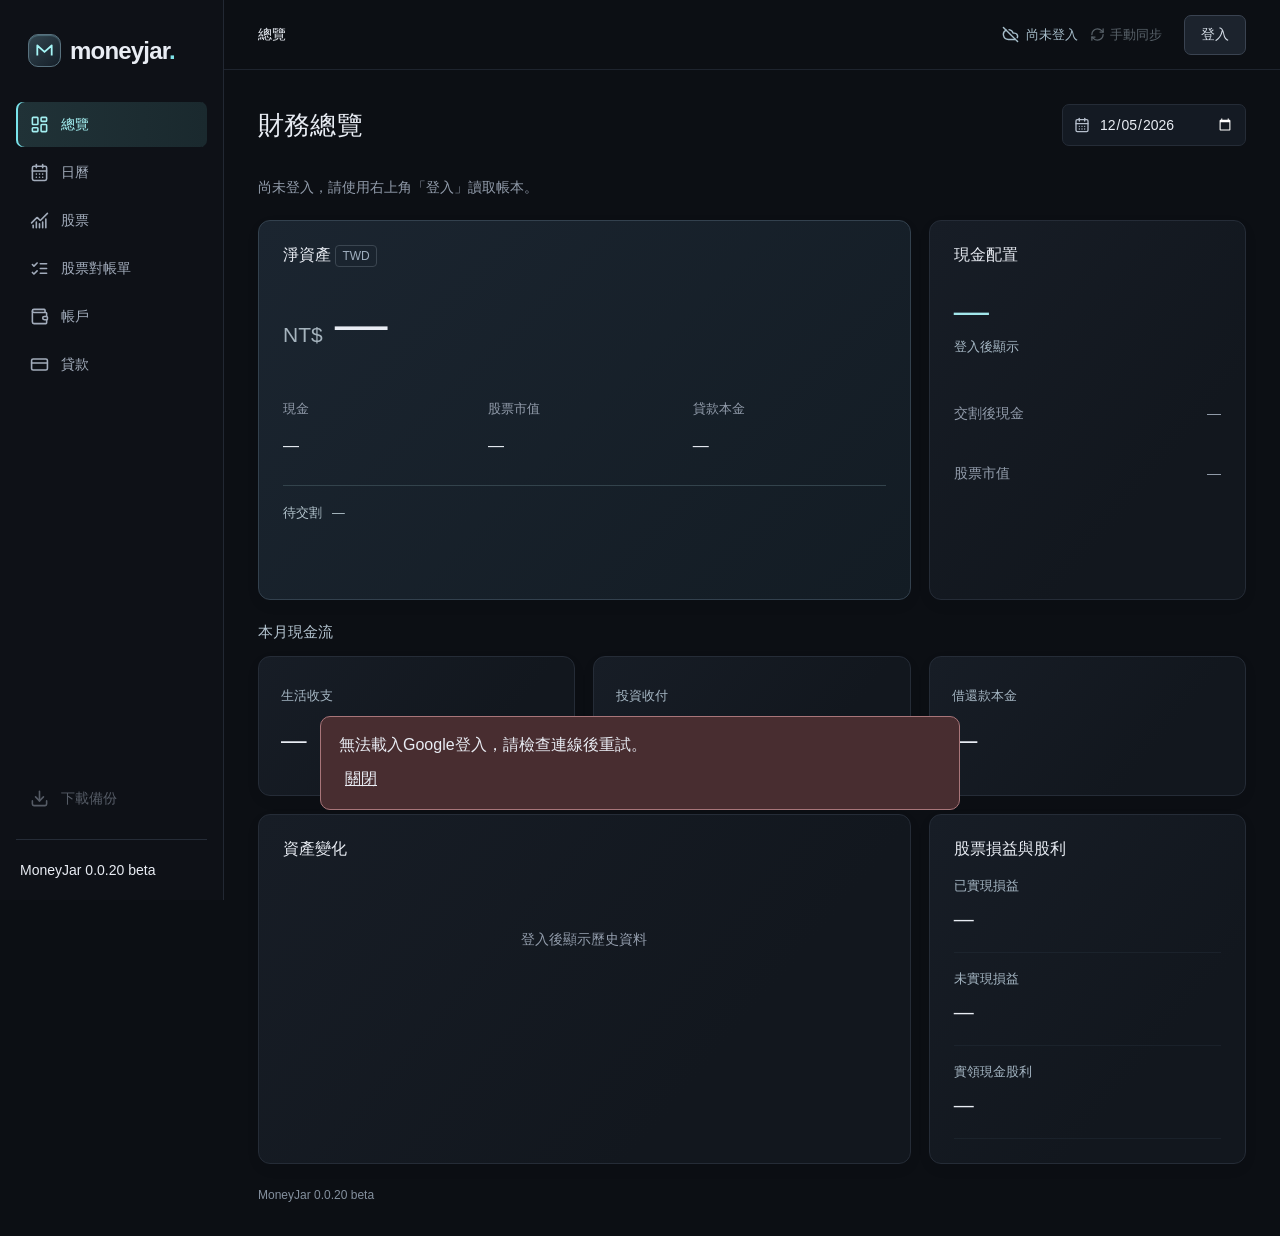
<file: index.html>
<!doctype html>
<html lang="zh-Hant">
  <head>
    <meta charset="UTF-8" />
    <meta name="viewport" content="width=device-width, initial-scale=1.0" />
    <meta name="theme-color" content="#0c0f14" />
    <meta name="description" content="MoneyJar Google Drive 帳本：帳戶、股票、收支、貸款與備份。" />
    <link rel="icon" type="image/svg+xml" href="./favicon.svg" />
    <title>MoneyJar · 財務總覽</title>
    <script type="module" crossorigin src="./assets/index-DOWNJQqA.js"></script>
    <link rel="stylesheet" crossorigin href="./assets/index-BNFiwL_u.css">
  </head>
  <body><div id="root"></div></body>
</html>
</file>
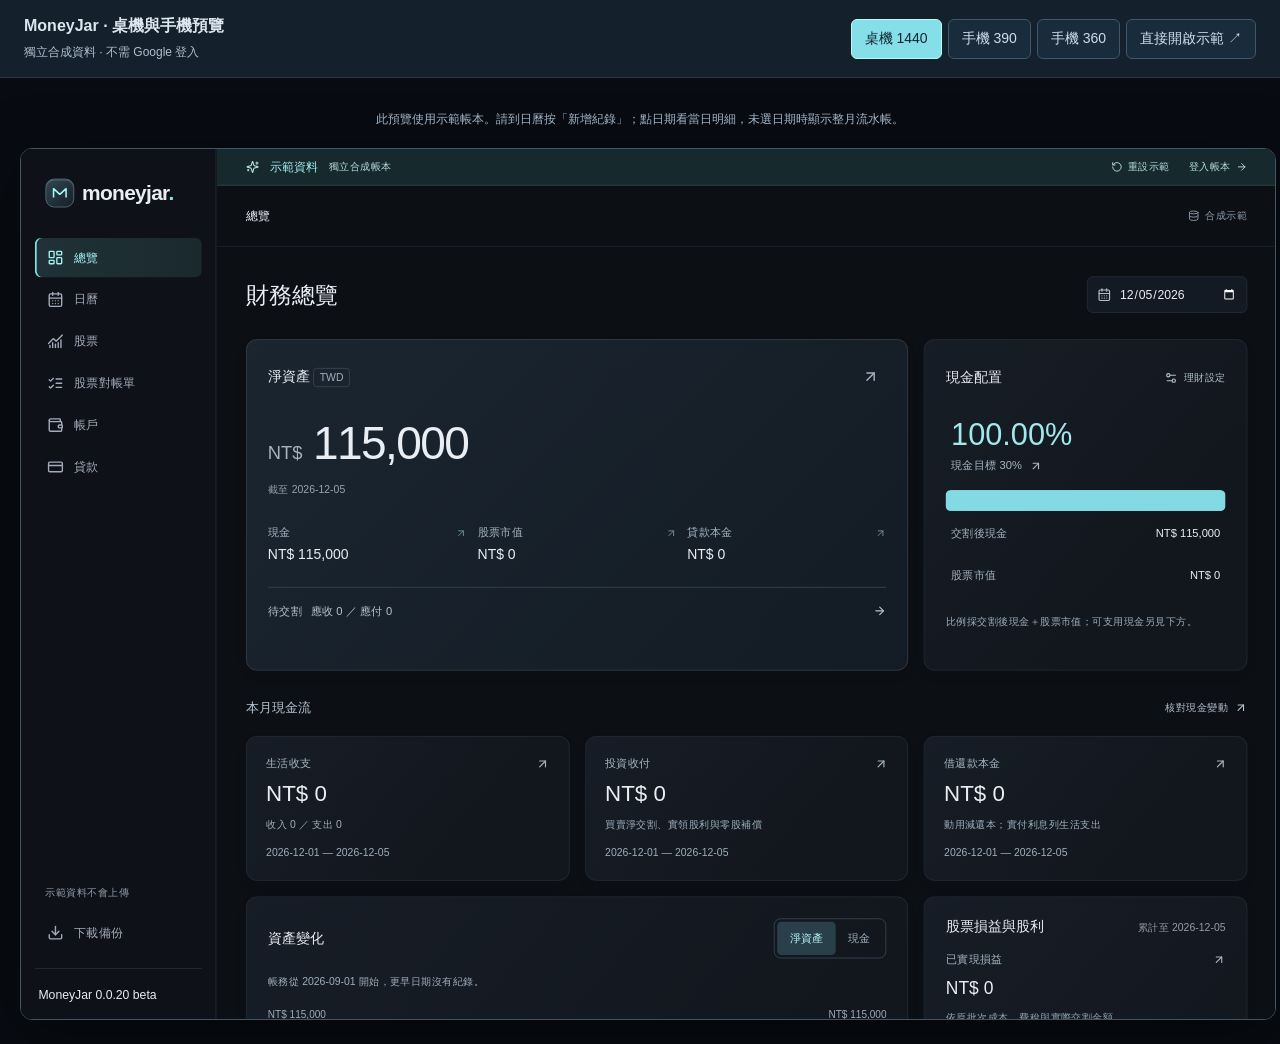
<file: preview.html>
<!doctype html>
<html lang="zh-Hant"><head><meta charset="UTF-8"><meta name="viewport" content="width=device-width,initial-scale=1"><title>MoneyJar · 桌機與手機預覽</title><link rel="icon" href="./favicon.svg"><style>
:root{color-scheme:dark;font-family:-apple-system,BlinkMacSystemFont,'PingFang TC',sans-serif;background:#080c12;color:#dce6ef}*{box-sizing:border-box}body{margin:0}header{padding:16px 24px;display:flex;align-items:center;justify-content:space-between;gap:18px;flex-wrap:wrap;border-bottom:1px solid #2a3947;background:#14212c}h1{font-size:16px;margin:0;font-weight:600}p{font-size:12px;color:#afbecd;margin:7px 0 0}nav{display:flex;gap:6px;align-items:center;flex-wrap:wrap}button,a{font:inherit;font-size:14px;border:1px solid #435568;color:#d0dde9;background:#182c3c;padding:10px 13px;border-radius:6px;cursor:pointer;text-decoration:none}button[aria-pressed=true]{background:#85dfe8;color:#102531;border-color:#bcf8f8}button:focus-visible,a:focus-visible{outline:2px solid #a5fbff;outline-offset:3px}main{padding:24px 20px}.frame-wrap{margin:auto;border:1px solid #405666;overflow:hidden;border-radius:12px;background:#0c0f14;box-shadow:0 15px 60px #0008}iframe{display:block;border:0;transform-origin:top left;background:#0c0f14}.hint{text-align:center;font-size:12px;line-height:1.8;margin-bottom:17px;color:#a1b4c6}@media(max-width:600px){header{padding:15px}main{padding:18px 8px}button,a{font-size:12px;padding:10px}h1{font-size:14px}}
</style></head><body><header><div><h1>MoneyJar · 桌機與手機預覽</h1><p>獨立合成資料 · 不需 Google 登入</p></div><nav aria-label="預覽尺寸"><button type="button" data-width="1440" aria-pressed="true">桌機 1440</button><button type="button" data-width="390" aria-pressed="false">手機 390</button><button type="button" data-width="360" aria-pressed="false">手機 360</button><a href="./#/demo">直接開啟示範 ↗</a></nav></header><main><p class="hint">此預覽使用示範帳本。請到日曆按「新增紀錄」；點日期看當日明細，未選日期時顯示整月流水帳。</p><div class="frame-wrap"><iframe src="./#/demo" title="MoneyJar 可互動示範" allow="" loading="eager"></iframe></div></main><script>
const frame=document.querySelector('iframe'),wrap=document.querySelector('.frame-wrap');let width=1440;
function resize(){const scale=Math.min(1,(document.querySelector('main').clientWidth-24)/width);const height=width===1440?1000:844;frame.style.width=width+'px';frame.style.height=height+'px';frame.style.transform='scale('+scale+')';wrap.style.width=width*scale+'px';wrap.style.height=height*scale+'px'}
document.querySelectorAll('[data-width]').forEach(button=>button.addEventListener('click',()=>{width=Number(button.dataset.width);document.querySelectorAll('[data-width]').forEach(item=>item.setAttribute('aria-pressed',String(item===button)));resize()}));new ResizeObserver(resize).observe(document.querySelector('main'));resize();
</script></body></html>
</file>
<file: assets/index-BNFiwL_u.css>
:root{font-family:Inter,-apple-system,BlinkMacSystemFont,PingFang TC,Noto Sans TC,sans-serif;color:#e9edf4;background:#0c0f14;font-synthesis:none;text-rendering:optimizeLegibility;-webkit-font-smoothing:antialiased;color-scheme:dark;font-size:16px;--bg:#0c0f14;--panel:#12171e;--line:#252c37;--muted:#929cab;--cyan:#7fe3e9;--text:#e9edf4}*{box-sizing:border-box}body{margin:0}button,input,select{font:inherit}button,a,input,select{-webkit-tap-highlight-color:transparent}button,a{touch-action:manipulation}button{cursor:pointer}button{color:inherit}a{color:inherit;text-decoration:none}button:disabled{cursor:not-allowed;opacity:.48}button:focus-visible,a:focus-visible,input:focus-visible,select:focus-visible{outline:2px solid var(--cyan);outline-offset:4px}button{border:0;background:none}svg{flex-shrink:0}h1,h2,h3,p{margin:0}h2{font-size:1rem;font-weight:600}h3{font-size:.9375rem;font-weight:600}small{font-size:.875rem}strong{font-weight:600}input,select,button{min-width:0}button:hover:not(:disabled){filter:brightness(1.1)}.app-shell{min-height:100vh}.sidebar{position:fixed;inset:0 auto 0 0;width:224px;background:#0e1117;border-right:1px solid #222833;display:flex;flex-direction:column;padding:34px 16px 0;z-index:30}.brand{display:flex;align-items:center;gap:9px;padding:0 12px;font-size:1.5rem;font-weight:650;letter-spacing:-.8px}.brand-period{color:var(--cyan)}.brand-mark{display:grid;place-items:center;width:33px;height:33px;background:linear-gradient(140deg,#334650,#151f29);border:1px solid #58717e;border-radius:10px;box-shadow:inset 0 1px 1px #91d4e34f}.brand-mark svg{width:23px;fill:none;stroke:#a5f5f6;stroke-width:2.5;stroke-linejoin:round}.book-label{display:flex;align-items:center;gap:9px;margin:37px 2px 32px;padding:12px 9px;border:1px solid var(--line);border-radius:9px}.book-avatar{width:31px;height:33px;display:grid;place-items:center;border:1px solid #4c6270;border-radius:6px;color:#adc6d5;background:#293640;font-size:.875rem}.book-label>div{flex:1}.book-label strong{font-size:.875rem;display:block}.book-label div>span{font-size:.75rem;color:var(--muted);display:block;margin-top:4px}.book-label>svg{color:var(--muted)}.nav-heading{font-size:.75rem;color:#828e9f;padding:0 14px;margin-bottom:12px;letter-spacing:1px}.nav-item{display:flex;align-items:center;gap:12px;width:100%;padding:13px 14px;margin:3px 0;border-radius:7px;color:#a2acbb;font-size:.875rem;white-space:nowrap;text-align:left;min-height:45px}.nav-item.active{color:#a3eff1;background:linear-gradient(90deg,#203237,#1a292e);box-shadow:inset 2px 0 #79e3eb}.nav-item:hover{background:#1a202a}.nav-soon{margin-left:auto;font-size:.75rem;color:#828c9a}.sidebar-bottom{margin-top:auto;padding-top:80px}.local-card{border:1px solid var(--line);background:linear-gradient(140deg,#1b222b,#12171e);border-radius:10px;padding:16px 12px;margin-bottom:14px}.local-card>svg{vertical-align:middle;margin-right:8px;color:#a2b6c1}.local-card strong{font-size:.875rem}.local-card p{font-size:.75rem;line-height:1.7;color:var(--muted);margin-top:8px}.sidebar-footer{margin:18px 0 0;padding:22px 4px;border-top:1px solid var(--line);display:flex;align-items:center;gap:10px;font-size:.875rem}.user-avatar{width:34px;height:34px;display:grid;place-items:center;background:#252c37;border-radius:50%;font-size:.75rem;letter-spacing:1px}.sidebar-footer small{display:block;color:var(--muted);font-size:.75rem;margin-top:4px}.workspace{margin-left:224px}.mode-banner{background:#16292d;border-bottom:1px solid #29444a;color:#b5dce1;padding:9px 34px;display:flex;align-items:center;justify-content:space-between;gap:15px;font-size:.75rem;min-height:39px}.mode-banner>div{display:flex;align-items:center;gap:12px}.mode-banner strong{font-size:.875rem;color:#a4edf0;white-space:nowrap}.mode-banner a,.mode-banner button{display:inline-flex;align-items:center;gap:6px;padding:3px 0;font-size:.75rem;white-space:nowrap}.mode-banner>div:last-child{gap:22px}.empty-banner{background:#1b202d;color:#b6bed2;border-color:#30364a}.topbar{height:70px;display:flex;align-items:center;gap:18px;border-bottom:1px solid #1e242e;padding:0 34px}.breadcrumb{display:flex;align-items:center;gap:12px;font-size:.875rem}.desktop-crumb{display:flex;align-items:center;gap:12px;color:var(--muted)}.breadcrumb strong{font-weight:500}.mobile-brand{display:none}.local-status{display:flex;align-items:center;gap:7px;color:#8d99aa;font-size:.75rem;margin-left:auto}.icon-button{width:36px;height:36px;display:inline-flex;align-items:center;justify-content:center;border-radius:7px;color:#a5b0c0;flex-shrink:0}.icon-button:hover{background:#ffffff0a}.main-content{padding:34px;max-width:1536px;margin:auto}.page-heading{display:flex;justify-content:space-between;align-items:center;gap:20px;margin-bottom:30px}.eyebrow{font-size:.75rem;letter-spacing:1.6px;color:#82919e;font-weight:500}.page-heading h1{font-size:1.75rem;font-weight:550;letter-spacing:.2px;margin-top:10px}.accent-dot{color:var(--cyan);padding-left:2px}.page-heading p{color:#929cab;font-size:.875rem;margin-top:10px;line-height:1.6}.heading-actions{display:flex;gap:12px;align-items:center}.primary,.secondary,.danger-button{display:inline-flex;align-items:center;justify-content:center;gap:8px;border-radius:7px;min-height:42px;padding:10px 16px;font-size:.875rem;font-weight:600;white-space:nowrap}.primary{background:linear-gradient(145deg,#a0eff0,#72d7e2);color:#092229;border:1px solid #acfcfa;box-shadow:inset 0 1px #e0fffe80,0 4px 18px #4bc9d012}.secondary{border:1px solid #3a4351;background:#1c232d;color:#d4dce6}.period-select{border:1px solid var(--line);border-radius:7px;display:flex;align-items:center;gap:8px;padding:0 11px;height:42px;background:#141a23;color:#b5becc}.period-select select{border:0;background:none;appearance:none;color:#d4dce6;font-size:.875rem;cursor:pointer;padding:9px 0}.dashboard-grid{display:grid;grid-template-columns:repeat(6,minmax(0,1fr));gap:18px}.panel{background:linear-gradient(130deg,#171d26,#12171e 70%);border:1px solid var(--line);border-radius:12px;min-width:0;box-shadow:0 5px 16px #0000000a}.panel-top{display:flex;align-items:center;justify-content:space-between;gap:12px;position:relative;z-index:1}.panel-label{font-size:.9375rem;display:flex;align-items:center;gap:9px}.small-tag{border:1px solid #3b4651;border-radius:4px;padding:3px 6px;font-size:.75rem;color:#9faebe;font-weight:400;white-space:nowrap}.subtle{font-size:.75rem;color:var(--muted)}.net-panel{grid-column:span 4;padding:22px 26px 20px;position:relative;overflow:hidden;background:radial-gradient(ellipse at 90% 0,#17303980,transparent 55%),linear-gradient(135deg,#191f2a,#121920);border-color:#33414e}.net-number{font-size:3.3rem;font-weight:500;letter-spacing:-1.8px;font-variant-numeric:tabular-nums;line-height:1.3;margin:10px 0 8px;position:relative;z-index:1}.net-number>span:first-child{font-size:1.3125rem;color:#a5b3bd;letter-spacing:0;margin-right:12px;font-weight:400}.net-meta{display:flex;align-items:center;gap:12px;font-size:.75rem;color:#95a5b1;position:relative}.quiet-chip{background:#7497a014;padding:4px 7px;color:#b6c8cf;border-radius:4px}.aurora{position:absolute;right:-70px;top:-70px;width:440px;height:260px;border-radius:50%;background:conic-gradient(from 100deg,transparent 0deg,#94e6ed16 70deg,#3fd7cd16 115deg,transparent 145deg,#bad9fe15 200deg,transparent 290deg);filter:blur(16px);transform:rotate(-20deg);animation:aurora-flow 16s ease-in-out infinite alternate;pointer-events:none}.aurora:after{content:"";position:absolute;inset:50px 5px;border-top:1px solid #c2feff65;border-radius:50%;transform:rotate(-20deg);box-shadow:0 -12px 45px #83dce527}.chart-wrap{position:relative;margin:27px 0 16px;padding-left:45px}.wealth-chart{width:100%;height:143px;display:block;color:#63798634;overflow:visible}.chart-line,.chart-area{transition:d .55s ease}.chart-line{stroke-dasharray:1;stroke-dashoffset:0;animation:chart-reveal 1.1s .1s both}.wealth-chart circle{transition:cy .55s}.chart-scale{position:absolute;left:0;top:9px;bottom:40px;display:flex;flex-direction:column;justify-content:space-between;font-size:.75rem;color:#8b9ca8}.chart-months{display:flex;justify-content:space-between;color:#91a1ae;font-size:.75rem;margin-top:8px}.chart-note{text-align:right;font-size:.75rem;color:#8598a7;margin-top:10px}.net-bottom{display:flex;gap:0;border-top:1px solid #36414c70;padding-top:16px}.net-bottom>span{color:#9cabb7;font-size:.75rem;flex:1}.net-bottom>span+span{border-left:1px solid #36414c80;padding-left:24px}.net-bottom strong{display:block;color:#d5dfe7;font-size:.9375rem;margin-top:7px;font-variant-numeric:tabular-nums;font-weight:500}.allocation-panel{grid-column:span 2;padding:25px 23px 18px}.allocation-ring{width:190px;height:190px;border-radius:50%;margin:21px auto 17px;background:conic-gradient(from -90deg,#7fe3e9 0deg var(--cash-angle),#354857 var(--cash-angle) 358deg,#12171e 358deg 360deg);display:grid;place-items:center;box-shadow:0 0 32px #83c3dd08;position:relative;transition:filter .3s}.allocation-ring:after{content:"";position:absolute;inset:11px;border:1px solid #668b9b40;border-radius:50%;pointer-events:none}.allocation-ring>div{width:157px;height:157px;border-radius:50%;background:radial-gradient(ellipse at top,#202c38,#141a23 75%);display:flex;align-items:center;justify-content:center;flex-direction:column;box-shadow:0 0 0 1px #101720,inset 0 0 18px #0a1019}.allocation-ring span{color:#a0abb7;font-size:.75rem}.allocation-ring strong{font-size:1.875rem;font-variant-numeric:tabular-nums;font-weight:500;margin:6px 0}.allocation-ring small{color:#8c9ca9;font-size:.75rem}.allocation-ring[data-asset=cash]{filter:drop-shadow(0 0 8px #7fe3e927)}.asset-legend{display:flex;flex-direction:column;gap:3px}.asset-legend button{display:flex;align-items:center;gap:9px;text-align:left;width:100%;padding:9px 7px;border-radius:6px;font-size:.875rem;color:#aab7c4}.asset-legend button.selected{background:#88a9bc0a}.asset-legend strong{margin-left:auto;font-size:.875rem;font-weight:500;color:#dde3eb}.legend-dot{width:7px;height:7px;border-radius:2px}.property-dot{background:#68879b}.cash-dot{background:#7fe3e9}.stock-dot{background:#6b658c}.stat-card{grid-column:span 2;padding:20px;text-align:left;display:grid;grid-template-columns:auto 1fr;align-content:start;gap:14px 10px;transition:border-color .2s,transform .2s}.stat-card:hover{border-color:#506a78;transform:translateY(-2px)}.stat-icon{width:33px;height:33px;border:1px solid #38505b;background:#24323b;border-radius:8px;display:inline-flex;align-items:center;justify-content:center;color:#b1dce2;flex-shrink:0}.stat-icon.violet{color:#c5c2f1;border-color:#4b475e;background:#2b283e}.stat-title{display:flex;align-items:center;justify-content:space-between;font-size:.875rem;color:#b1bac7;gap:5px}.stat-title svg{color:#738594}.stat-card>strong{grid-column:1/-1;font-size:1.65rem;font-weight:500;letter-spacing:-.45px;font-variant-numeric:tabular-nums}.positive{color:#a2e8d5}.stat-foot{display:flex;align-items:center;justify-content:space-between;gap:8px;grid-column:1/-1;font-size:.75rem;color:#98a4b4;line-height:1.5}.stat-foot>span{font-size:.75rem;color:#8693a3}.tiny-tag{border:1px solid #3a444e;border-radius:3px;padding:1px 3px;white-space:nowrap}.activity-panel{grid-column:span 3;padding:24px 22px 12px}.activity-panel .panel-top>div{display:flex;align-items:baseline;gap:12px}.text-button{color:#b3c4cf;display:inline-flex;align-items:center;gap:7px;font-size:.75rem;padding:5px 0;white-space:nowrap}.activity-list{margin-top:18px}.activity-row{display:flex;align-items:center;gap:12px;width:100%;padding:16px 0;text-align:left;border-top:1px solid #252d3760}.activity-row:first-child{border-top:0}.activity-icon{width:35px;height:35px;background:#222a35;border:1px solid #313d4b;border-radius:50%;display:grid;place-items:center;color:#aebdd0}.activity-icon.income{background:#1e322f;color:#a0dccc;border-color:#334d48}.activity-icon.interest{color:#c4b89c;background:#302e27;border-color:#444137}.activity-name{min-width:0}.activity-name strong,.activity-name small,.activity-amount strong,.activity-amount small{display:block}.activity-name strong{font-size:.875rem;font-weight:500}.activity-name small{color:#939fae;font-size:.75rem;margin-top:6px}.activity-amount{margin-left:auto;text-align:right;font-variant-numeric:tabular-nums}.activity-amount strong{font-size:.875rem;font-weight:500}.activity-amount small{font-size:.75rem;color:#929fae;margin-top:6px}.loan-panel{grid-column:span 3;padding:24px 22px}.loan-title{display:flex;gap:11px;align-items:center;margin-top:23px}.loan-title>div{flex:1}.loan-title strong{font-size:.875rem;font-weight:500}.loan-title small{font-size:.75rem;display:block;color:#94a2b2;margin-top:7px;letter-spacing:.15px}.loan-values{display:flex;justify-content:space-between;margin:23px 0 17px}.loan-values>span{font-size:.75rem;color:#9daab8}.loan-values>span:last-child{text-align:right}.loan-values strong{display:block;font-weight:500;font-size:1.8rem;color:#d9e4ed;margin-top:7px;font-variant-numeric:tabular-nums}.loan-values small{font-size:.75rem;color:#9caeba;margin-left:6px}.loan-bar{height:5px;border-radius:4px;background:#293440;overflow:hidden}.loan-bar>div{height:100%;border-radius:4px;background:linear-gradient(90deg,#658b9d,#a1ced8);transition:width .6s}.loan-meta{display:flex;justify-content:space-between;font-size:.75rem;color:#91a1ae;margin-top:9px;gap:8px}.loan-note{display:flex;align-items:flex-start;gap:8px;color:#9eacb9;font-size:.75rem;line-height:1.8;padding-top:19px}.loan-note svg{margin-top:2px}.outlook-strip{grid-column:1/-1;display:flex;align-items:center;gap:12px;border:1px solid #272e3a;border-radius:9px;background:linear-gradient(100deg,#181d28,#10151c);padding:17px 22px}.outlook-icon{display:grid;place-items:center;width:32px;height:32px;border-radius:8px;background:#282c3e;color:#acb9d9}.outlook-strip>div{display:flex;align-items:center;gap:20px;flex:1}.outlook-strip strong{font-size:.875rem;font-weight:500}.outlook-strip>div>span{font-size:.75rem;color:#99a3b3}.page-footer{display:flex;justify-content:space-between;gap:12px;color:#84909e;font-size:.75rem;margin-top:24px}.page-footer>span{display:flex;align-items:center;gap:8px}.page-footer i{height:3px;width:3px;background:#657582;border-radius:50%}.mobile-nav{display:none}.empty-intro{display:flex;align-items:center;gap:15px;border:1px solid #394154;background:linear-gradient(115deg,#202536,#17232e);padding:23px;border-radius:12px;margin-bottom:20px}.intro-icon{display:grid;place-items:center;width:44px;height:44px;color:#adc6e1}.empty-intro>div{flex:1}.empty-intro strong{font-size:1rem;font-weight:500}.empty-intro p{font-size:.875rem;color:#a5b0c2;line-height:1.8;margin-top:6px}.ring-empty{background:#2b3541}.chart-empty{height:215px;display:flex;align-items:center;justify-content:center;gap:15px;flex-direction:column;color:#93a6b5;font-size:.875rem;position:relative;text-align:center}.chart-empty>div{height:1px;background:linear-gradient(90deg,transparent,#68879575,transparent);width:90%;margin-top:18px}.section-empty{min-height:235px;display:flex;align-items:center;justify-content:center;flex-direction:column;text-align:center;gap:12px;color:#9baabc}.section-empty strong{font-size:.9375rem;font-weight:500;color:#c6d0df}.section-empty p{font-size:.875rem}.modal{width:min(540px,calc(100% - 36px));max-height:calc(100dvh - 64px);background:linear-gradient(135deg,#1b222e,#131a23);border:1px solid #465563;border-radius:15px;padding:26px;color:var(--text);box-shadow:0 40px 100px #000a;overflow:auto;animation:modal-in .24s ease-out;scrollbar-width:thin;scrollbar-color:#526575 transparent}.modal::backdrop{background:#040a13bd;-webkit-backdrop-filter:blur(7px);backdrop-filter:blur(7px)}body:has(dialog[open]){overflow:hidden}.modal-wide{width:min(690px,calc(100% - 36px))}.modal-head{display:flex;align-items:center;justify-content:space-between;gap:20px;margin-bottom:22px}.modal-head h2{font-size:1.375rem;font-weight:500;margin-top:9px}.modal-copy{font-size:.9375rem;line-height:1.85;color:#b6c1cf;margin-bottom:22px}.new-options{display:flex;flex-direction:column;gap:9px}.new-options button{border:1px solid #343f4e;background:#202b38;display:flex;align-items:center;gap:15px;padding:17px;border-radius:9px;text-align:left}.new-options button:first-child{border-color:#648f99;color:#b1f0f2;background:linear-gradient(130deg,#29434b,#21313d)}.new-options button>span{flex:1;font-size:.9375rem}.new-options strong{display:block;font-size:1rem}.new-options small{display:block;font-size:.875rem;font-weight:400;color:#b0c2cb;margin-top:5px}.new-options button:disabled small{font-size:.75rem}.detail-rows{margin:25px 0}.detail-rows>div{display:flex;align-items:baseline;justify-content:space-between;gap:18px;padding:16px 0;border-top:1px solid #343e4a;font-size:.875rem;line-height:1.6}.detail-rows dt{color:#a9b6c5}.detail-rows dd{margin:0;text-align:right;font-variant-numeric:tabular-nums}.detail-footer{display:flex;align-items:center;justify-content:space-between;gap:12px}.detail-footer>span{color:#a3b2c0;font-size:.75rem}.dialog-actions{display:flex;justify-content:flex-end;gap:12px}.form-banner{display:flex;align-items:flex-start;gap:9px;color:#b9dbe0;background:#22384070;border:1px solid #45616b80;border-radius:7px;padding:12px;font-size:.875rem;line-height:1.65;margin-bottom:25px}.form-banner svg{margin-top:2px}.stock-form{display:flex;flex-direction:column;gap:17px}.form-step{display:flex;align-items:center;gap:10px;margin-top:6px}.form-step>span:first-child{font-size:.75rem;color:#8ac8d0;border:1px solid #466470;border-radius:5px;padding:4px 5px;font-variant-numeric:tabular-nums}.form-step .subtle{margin-left:auto}.field-grid{display:grid;grid-template-columns:1fr 1fr;gap:16px}.stock-form label{display:flex;flex-direction:column;gap:9px;font-size:.875rem;color:#c1cad7}.stock-form input:not([type=checkbox]),.stock-form select{width:100%;border:1px solid #3a4656;border-radius:6px;background:#111925;color:#e1e7f0;min-height:44px;padding:11px 12px;font-size:1rem;box-shadow:inset 0 1px 3px #030a1360}.stock-form input::placeholder{color:#7f8ea1}.input-icon{position:relative}.input-icon>svg{position:absolute;left:12px;top:14px;color:#99acbe}.input-icon input{padding-left:37px!important}.inline-hint{font-size:.875rem;line-height:1.7;color:#a2b5c5}.badge{display:inline-block;padding:2px 6px;font-size:.75rem;border:1px solid #557f86;color:#a0dbe1;border-radius:3px;margin-right:5px}.stock-form label.check-label{flex-direction:row;align-items:center;font-size:.875rem;gap:8px}.check-label input{width:17px;height:17px;accent-color:#85e6ed;margin:0}.field-help{font-size:.75rem;line-height:1.8;color:#94a8b9;margin-top:-5px}.field-help a{color:var(--cyan);margin-left:8px}.quantity-input{display:flex}.quantity-input input{border-radius:6px 0 0 6px!important}.quantity-input select{width:75px;border-left:0;border-radius:0 6px 6px 0}.trade-summary{padding:17px;border:1px solid #3f5866;background:#20313e70;border-radius:9px;display:flex;align-items:center;gap:18px;color:#aed1da}.trade-summary>div{flex:1;min-width:0}.trade-summary>div>span{font-size:.75rem;color:#a6b9c9;display:block}.trade-summary strong{display:block;font-size:1.375rem;font-variant-numeric:tabular-nums;margin-top:9px;overflow-wrap:anywhere;font-weight:500}.trade-summary>span{font-size:.75rem;display:flex;align-items:center;gap:5px}.form-footer{display:flex;flex-direction:column;gap:12px;border-top:1px solid #303c4c;padding-top:20px;margin-top:3px}.form-footer>span{font-size:.75rem;color:#a5b3c3}.form-footer>div{display:flex;justify-content:flex-end;gap:12px}.error-message{border:1px solid #a2626680;background:#3b242c;color:#ffb5bc;font-size:.875rem;line-height:1.8;border-radius:7px;padding:13px;overflow-wrap:anywhere;margin-bottom:15px}.error-message button{display:block;text-decoration:underline;margin-top:8px}.discard-prompt{background:#3b3030;border:1px solid #775354;border-radius:8px;padding:15px;font-size:.875rem}.discard-prompt p{margin-bottom:12px}.danger-button{background:#674146;color:#ffd3d5;margin-left:10px}.draft-list{border-top:1px solid #38495a;margin-top:14px;padding:19px 0 4px}.draft-list h3{font-size:.875rem;color:#a9cbd2}.draft-list h3 span{font-size:.75rem;margin-left:6px;background:#344b58;padding:2px 5px;border-radius:3px}.draft-row{display:flex;align-items:center;justify-content:space-between;width:100%;text-align:left;gap:10px;padding:15px 0;animation:row-in .4s ease-out}.draft-row>span:first-child{min-width:0}.draft-row strong{font-size:.875rem;display:block;overflow-wrap:anywhere}.draft-row small{font-size:.75rem;color:#97aabc;display:block;margin-top:7px}.draft-row>span:last-child{display:flex;align-items:center;gap:4px;flex-shrink:0;font-size:.75rem;color:#b2d0d6}.toast{position:fixed;bottom:25px;left:50%;transform:translate(-50%);display:flex;align-items:center;gap:10px;max-width:calc(100vw - 30px);padding:10px 12px 10px 18px;border:1px solid #5e969a;background:#223b40;box-shadow:0 8px 50px #0009;border-radius:10px;color:#cfefef;z-index:80;font-size:.875rem;animation:modal-in .2s ease-out}.toast>span{min-width:0}.settings-block{border-top:1px solid #354252;padding:20px 0 0;margin-top:20px}.settings-block p{font-size:.875rem;line-height:1.8;color:#aebccc;margin:10px 0}.segmented{display:flex;padding:4px;background:#0d1520;border:1px solid #39475b;border-radius:8px;gap:4px;margin-top:15px}.segmented button{flex:1;padding:10px;border-radius:5px;font-size:.875rem;color:#97aabd}.segmented button[aria-pressed=true]{background:#2b4651;color:#cbf2f6}.settings-links{display:grid;grid-template-columns:1fr 1fr;gap:15px;margin-top:14px}.entrance{animation:panel-in .6s both}.entrance:nth-child(2){animation-delay:.08s}.entrance:nth-child(3){animation-delay:.13s}.entrance:nth-child(4){animation-delay:.18s}.entrance:nth-child(5){animation-delay:.22s}.entrance:nth-child(6){animation-delay:.26s}.entrance:nth-child(7){animation-delay:.3s}@keyframes panel-in{0%{opacity:0;transform:translateY(12px)}to{opacity:1;transform:translateY(0)}}@keyframes chart-reveal{0%{stroke-dashoffset:1}to{stroke-dashoffset:0}}@keyframes aurora-flow{0%{transform:translate3d(-15px,10px,0) rotate(-20deg);opacity:.55}to{transform:translate3d(25px,-5px,0) rotate(20deg);opacity:1}}@keyframes modal-in{0%{opacity:0;translate:0 12px}to{opacity:1;translate:0 0}}@keyframes row-in{0%{opacity:0;transform:translateY(-8px);background:#39617155}to{opacity:1;transform:translateY(0);background:transparent}}[data-motion=low] .aurora{animation:none;opacity:.65}[data-paused=true] *{animation-play-state:paused!important}[data-motion=off] *,[data-motion=off] *:after{animation:none!important;transition:none!important;scroll-behavior:auto!important}@media(min-width:1500px){.main-content{padding:42px}.page-heading{margin-bottom:34px}.dashboard-grid{gap:22px}.net-panel{padding:25px 30px}.wealth-chart{height:160px}}@media(max-width:1200px){.sidebar{width:196px;padding-left:10px;padding-right:10px}.workspace{margin-left:196px}.brand{font-size:1.3rem}.main-content{padding:25px}.topbar,.mode-banner{padding-left:25px;padding-right:25px}.page-heading{align-items:flex-start;flex-direction:column;gap:18px}.heading-actions{align-self:flex-end;margin-top:-4px}.page-heading h1{font-size:1.75rem}.stat-card{padding:17px 14px}.stat-card>strong{font-size:1.375rem}.stat-foot{flex-wrap:wrap}.allocation-panel{padding-left:15px;padding-right:15px}.allocation-ring{width:166px;height:166px;margin-top:30px;margin-bottom:30px}.allocation-ring>div{width:136px;height:136px}.activity-panel,.loan-panel{padding:20px 17px}.activity-panel .panel-top>div{display:block}.activity-panel .panel-top .subtle{display:block;margin-top:7px}.outlook-strip>div{display:block}.outlook-strip>div>span{display:block;margin-top:7px}}@media(max-width:950px){.sidebar{width:182px}.workspace{margin-left:182px}.nav-item{padding:12px 10px;font-size:.875rem;gap:9px}.nav-soon{display:none}.mode-banner{align-items:flex-start}.mode-banner>div:first-child{flex-wrap:wrap;gap:7px}.mode-banner>div:first-child>span{flex-basis:100%;font-size:.75rem}.mode-banner>div:last-child{gap:10px}.main-content{padding:22px}.dashboard-grid{gap:14px}.net-panel{grid-column:span 6}.allocation-panel{grid-column:span 6;display:grid;grid-template-columns:1fr 1fr;align-items:center;gap:0 30px;padding:22px}.allocation-panel .panel-top{grid-column:1/-1}.allocation-ring{margin:20px auto 0}.asset-legend{margin-top:20px}.stat-card{grid-column:span 2}.stat-card>strong{font-size:1.125rem}.stat-card .stat-icon{display:none}.stat-title{grid-column:1/-1;font-size:.75rem}.activity-panel,.loan-panel{grid-column:span 6}.activity-panel .panel-top>div{display:flex;align-items:center}.activity-panel .panel-top .subtle{margin-top:0}.page-footer{flex-direction:column}.local-status{font-size:.75rem}}@media(max-width:700px){.sidebar{display:none}.workspace{margin-left:0}.mode-banner{padding:9px 16px;gap:10px;min-height:62px;position:sticky;top:0;z-index:35;-webkit-backdrop-filter:blur(15px);backdrop-filter:blur(15px);background:#14282eef}.mode-banner>div:first-child{gap:5px}.mode-banner>div:first-child>span{font-size:.75rem;line-height:1.5;max-width:190px}.mode-banner strong{font-size:.75rem}.mode-banner>div:last-child{flex-direction:column;gap:5px;align-items:flex-end}.mode-banner button,.mode-banner a{font-size:.75rem;min-height:23px}.mode-banner svg{width:13px}.topbar{height:62px;padding:0 18px;gap:8px}.desktop-crumb{display:none}.mobile-brand{display:block;font-size:1.125rem;letter-spacing:-.6px;color:#dfeaf1;font-weight:600}.breadcrumb{gap:13px}.breadcrumb strong{font-size:.75rem;border-left:1px solid #364350;padding-left:13px}.local-status{margin-left:auto;font-size:.75rem;max-width:95px;line-height:1.6;gap:4px}.local-status svg{display:none}.topbar>.icon-button{width:24px}.main-content{padding:27px 16px 96px}.page-heading{gap:20px;margin-bottom:20px}.eyebrow{font-size:.75rem;letter-spacing:1.3px}.page-heading h1{font-size:1.45rem;margin-top:9px;letter-spacing:0}.page-heading p{font-size:.75rem;margin-top:9px}.heading-actions{align-self:stretch;justify-content:space-between;margin:0}.period-select{height:40px}.period-select select{font-size:.75rem}.heading-actions>.primary{height:40px;min-height:40px;padding:8px 17px;font-size:.875rem}.dashboard-grid{gap:14px}.net-panel{padding:18px 18px 19px}.panel-label{font-size:.875rem}.net-panel>.panel-top>.icon-button{height:25px;width:27px}.net-number{font-size:2.65rem;margin:13px 0 9px;letter-spacing:-1.7px}.net-number>span:first-child{font-size:1rem;margin-right:10px}.net-meta{font-size:.75rem;gap:10px}.chart-wrap{margin-top:22px;padding-left:36px}.wealth-chart{height:119px}.chart-scale{font-size:.75rem;bottom:39px}.chart-months,.chart-note{font-size:.75rem}.net-bottom{padding-top:15px}.net-bottom>span{font-size:.75rem}.net-bottom>span+span{padding-left:16px}.net-bottom strong{font-size:.875rem}.allocation-panel{padding:19px 18px;gap:0 15px}.allocation-panel .panel-top{grid-column:1/-1}.allocation-panel h2{font-size:.875rem}.allocation-ring{width:139px;height:139px;margin-top:16px}.allocation-ring>div{width:113px;height:113px}.allocation-ring strong{font-size:1.5rem;margin:4px 0}.allocation-ring span,.allocation-ring small{font-size:.75rem}.allocation-ring:after{inset:8px}.asset-legend{margin-top:13px}.asset-legend button{padding:10px 0;gap:6px;font-size:.75rem}.asset-legend strong{font-size:.75rem}.asset-legend svg{width:12px}.legend-dot{width:6px;height:6px}.stat-card{grid-column:span 6;padding:17px 18px;grid-template-columns:auto 1fr auto;gap:7px 11px;align-items:center}.stat-card .stat-icon{display:inline-flex;grid-row:span 2;width:34px;height:34px}.stat-title{grid-column:2;grid-row:1;font-size:.875rem;justify-content:flex-start}.stat-title svg{display:none}.stat-card>strong{grid-column:3;grid-row:1;font-size:1.25rem;letter-spacing:-.3px;text-align:right}.stat-foot{grid-column:2/-1;grid-row:2;font-size:.75rem;flex-wrap:nowrap}.stat-foot>span{font-size:.75rem}.stat-card:hover{transform:none}.activity-panel,.loan-panel{padding:21px 18px 14px}.activity-panel .panel-top>div{display:block}.activity-panel .panel-top .subtle{display:block;margin-top:7px;font-size:.75rem}.activity-panel h2,.loan-panel h2{font-size:.875rem}.activity-list{margin-top:6px}.activity-row{padding:16px 0;gap:10px}.activity-name strong{font-size:.875rem}.activity-name small{font-size:.75rem}.activity-amount strong{font-size:.875rem}.loan-panel{padding-bottom:20px}.loan-title{margin-top:22px}.loan-title strong{font-size:.875rem}.loan-values{margin-top:22px}.outlook-strip{padding:17px 14px;gap:10px;flex-wrap:wrap}.outlook-strip strong{font-size:.75rem}.outlook-strip>div>span{font-size:.75rem}.outlook-strip .text-button{font-size:.75rem}.outlook-icon{width:28px;height:30px}.page-footer{font-size:.75rem;line-height:1.6;margin-top:22px}.mobile-nav{position:fixed;bottom:0;left:0;right:0;display:flex;justify-content:space-around;padding:10px 5px max(10px,env(safe-area-inset-bottom));height:auto;min-height:70px;border-top:1px solid #33414d;background:#111b24f5;-webkit-backdrop-filter:blur(16px);backdrop-filter:blur(16px);z-index:40;box-shadow:0 -5px 35px #0002}.mobile-nav>button{display:flex;flex-direction:column;align-items:center;justify-content:center;gap:5px;min-width:52px;min-height:48px;font-size:.75rem;color:#a3afbf}.mobile-nav>.active{color:#a8e7ee}.mobile-nav>.mobile-add{color:#90eaf1}.mobile-add>svg{background:#28454e;border:1px solid #5a8792;border-radius:7px;width:29px;height:27px;padding:3px}.empty-intro{padding:17px;flex-wrap:wrap;gap:8px}.intro-icon{width:30px}.empty-intro>div{flex-basis:calc(100% - 40px)}.empty-intro strong{font-size:.875rem}.empty-intro p{font-size:.75rem}.empty-intro a{margin-top:8px;width:100%}.chart-empty{height:190px;font-size:.75rem;line-height:1.8}.modal,.modal-wide{width:100%;max-width:100%;max-height:calc(100dvh - 22px);margin:auto 0 0;border-radius:17px 17px 0 0;border-left:0;border-right:0;border-bottom:0;padding:23px 19px max(24px,env(safe-area-inset-bottom));overscroll-behavior:contain}.modal-head{margin-bottom:20px}.modal-head h2{font-size:1.25rem}.modal-copy{font-size:.9375rem}.field-grid{gap:14px}.stock-form label{font-size:.875rem}.stock-form input:not([type=checkbox]),.stock-form select{padding:11px 9px;font-size:1rem}.form-step .subtle{font-size:.75rem}.form-step h3{font-size:.875rem}.form-banner{font-size:.75rem}.form-footer>div{display:grid;grid-template-columns:1fr 2fr;gap:10px}.form-footer .primary,.form-footer .secondary{font-size:.875rem;padding:12px}.trade-summary{padding:14px;gap:8px}.trade-summary strong{font-size:1.1875rem}.trade-summary>span{font-size:.75rem}.trade-summary>svg{width:16px}.quantity-input select{width:63px}.detail-rows>div{font-size:.875rem;gap:12px;flex-wrap:wrap}.detail-rows dd{margin-left:auto}.detail-footer>span{font-size:.75rem}.toast{bottom:84px;left:16px;right:16px;transform:none;max-width:none;font-size:.875rem;padding-left:12px}.toast>span{flex:1}.aurora{animation-duration:24s;filter:blur(13px);width:290px;height:220px}.settings-links{gap:18px}.new-options small{font-size:.75rem}.new-options button{padding:16px}.empty-banner{background:#202736f5}}@media(max-width:380px){.main-content{padding-left:12px;padding-right:12px}.page-heading h1{font-size:1.35rem}.net-number{font-size:2.45rem}.allocation-panel{padding-left:16px;padding-right:16px;gap:0 10px}.stat-card{padding-left:14px;padding-right:14px;gap:7px 8px}.stat-card>strong{font-size:1.1875rem}.stat-title{font-size:.75rem}.modal{padding-left:16px;padding-right:16px}.field-grid{grid-template-columns:1fr}.form-step .subtle{font-size:.75rem}.trade-summary>svg{display:none}}@media(prefers-reduced-motion:reduce){*,*:before,*:after{animation:none!important;transition:none!important;scroll-behavior:auto!important}}.stat-title,.mobile-nav>button,.asset-legend button,.asset-legend strong{font-size:.875rem}.wealth-chart circle{r:3px}.ring-actions{position:absolute;inset:0;width:100%;height:100%;z-index:2;overflow:visible}.ring-actions circle{pointer-events:stroke;cursor:pointer}.ring-actions circle:focus-visible{outline:none;stroke:#d2f9ff80}.allocation-ring[data-asset=cash]{background:conic-gradient(from -90deg,#b6faff 0deg var(--cash-angle),#293a47 var(--cash-angle) 358deg,#12171e 358deg 360deg)}.modal-head{position:sticky;top:-26px;z-index:5;margin:-26px -26px 22px;padding:24px 26px 18px;background:#1b232ff5;border-bottom:1px solid #364351;-webkit-backdrop-filter:blur(12px);backdrop-filter:blur(12px)}@media(max-width:700px){.modal-head{top:-23px;margin:-23px -19px 22px;padding:21px 19px 16px}.modal-head .eyebrow{font-size:.75rem}}@media(max-width:380px){.modal-head{margin-left:-16px;margin-right:-16px;padding-left:16px;padding-right:16px}}.page-heading>h1{font-size:1.65rem;font-weight:550;margin:0}.period-select input{border:0;background:transparent;color:var(--text);font:inherit;font-size:.875rem;min-width:0}.cash-hero{display:flex;flex-direction:column;min-height:380px}.cash-hero .net-number{margin-top:24px;overflow-wrap:anywhere}.cash-breakdown{display:grid;grid-template-columns:1fr 1fr;gap:14px;position:relative;z-index:1;margin:30px 0}.cash-breakdown button{display:grid;grid-template-columns:1fr auto;text-align:left;gap:10px;padding:18px;border:1px solid #3b505b;background:#16263188;border-radius:8px}.cash-breakdown button>span{font-size:.875rem;color:#acbec9;grid-column:1/-1}.cash-breakdown strong{font-size:1.7rem;font-weight:500}.cash-breakdown small{font-size:.75rem;color:#a4b8c5}.cash-breakdown svg{align-self:center;color:var(--cyan)}.cash-hero .net-bottom{margin-top:auto}.cash-accounts-ring{background:conic-gradient(#73dae3,#4a697a,#73dae3)}.asset-legend button>span{min-width:0;overflow-wrap:anywhere}.asset-legend button>strong{white-space:nowrap}.activity-name strong{overflow-wrap:anywhere}.activity-amount{flex-shrink:0}.demo-draft-panel{margin-top:18px;padding:22px}.demo-draft-panel .draft-row strong{overflow-wrap:anywhere;min-width:0}.section-toolbar{display:flex;gap:15px;align-items:center;justify-content:space-between;margin-bottom:22px;flex-wrap:wrap}.section-toolbar .segmented{margin:0;flex-shrink:0}.section-toolbar .segmented button{white-space:nowrap;flex:0 0 auto}.month-control{display:flex;align-items:center;gap:5px}.month-control input,.ledger-filters input,.ledger-filters select,.reset-confirm>input{border:1px solid #3a4656;background:#141d28;color:var(--text);border-radius:6px;padding:11px 12px;font:inherit;font-size:.875rem;min-height:42px;min-width:0}.month-control input{width:170px}.ledger-filters{display:flex;align-items:center;flex-wrap:wrap;gap:12px;margin-bottom:19px}.search-field{display:flex;align-items:center;border:1px solid #3a4656;background:#141d28;border-radius:6px;padding-left:12px;flex:1;min-width:210px}.search-field>svg{color:#94a8b9}.search-field input{border:0;background:none;flex:1;width:100%;outline-offset:0}.inline-check{display:flex;align-items:center;gap:6px;font-size:.875rem;color:#afbac8}.inline-check input{accent-color:var(--cyan);min-height:0}.list-meta{display:flex;align-items:center;justify-content:space-between;font-size:.875rem;color:#a2b2c2;margin:15px 0;gap:10px}.list-meta .text-button{margin-left:8px}.table-heading,.transaction-row{display:grid;grid-template-columns:108px minmax(0,1fr) minmax(100px,160px) 78px;gap:16px;align-items:center;padding:17px 22px;width:100%;text-align:left}.table-heading{font-size:.75rem;color:#95a6b8;background:#202a3650;border-radius:12px 12px 0 0}.table-heading span:nth-child(3){text-align:right}.transaction-row{border-top:1px solid #2b374440;font-size:.875rem;animation:row-in .3s ease-out}.transaction-row:hover{background:#26364250}.row-date{color:#a8b5c3;font-variant-numeric:tabular-nums;font-size:.8125rem}.row-description{min-width:0}.row-description>strong{display:block;overflow-wrap:anywhere;line-height:1.6;font-weight:500}.row-description small{display:block;line-height:1.7;color:#8fa4b8;margin-top:5px;overflow-wrap:anywhere}.row-amount{text-align:right;font-weight:500;font-variant-numeric:tabular-nums;overflow-wrap:anywhere}.status-chip{font-size:.75rem;border:1px solid #3b4d60;border-radius:4px;padding:4px 6px;color:#aec0cf;white-space:nowrap;text-align:center;width:max-content}.status-chip.review,.review-label{color:#edcc8b;border-color:#866e47}.pagination{display:flex;align-items:center;justify-content:center;gap:20px;margin-top:24px;font-size:.875rem}.calendar-panel{padding:18px}.calendar-grid{display:grid;grid-template-columns:repeat(7,minmax(0,1fr));gap:5px}.weekdays{margin-bottom:9px;color:#9baab9;font-size:.75rem;text-align:center}.calendar-day{min-height:103px;min-width:0;border:1px solid #2f3d4d;background:#17212b;border-radius:6px;display:flex;align-items:flex-start;flex-direction:column;gap:6px;padding:9px;text-align:left;overflow-wrap:anywhere}.calendar-day>strong{font-size:.875rem;font-weight:500}.calendar-day.selected{border-color:#8fe9ee;background:#233c45}.calendar-day.today>strong{color:#7fe3e9}.day-event{font-size:.75rem;padding:2px 4px;width:100%;border-radius:3px;background:#35435870;line-height:1.5}.day-event.income{color:#b1ead9;background:#254b4370}.day-event.expense{color:#ded2bf;background:#53463270}.day-event b{font-size:.6875rem;font-weight:400}.calendar-day>small{font-size:.75rem;color:#aebdce}.account-grid{display:grid;grid-template-columns:repeat(2,minmax(0,1fr));gap:18px}.account-card{padding:24px;min-width:0}.account-order{display:flex;margin-left:auto}.account-card h2{font-size:1.0625rem;line-height:1.6;margin:21px 0 11px;overflow-wrap:anywhere}.account-balance{font-size:1.8rem;display:block;font-weight:500;font-variant-numeric:tabular-nums;overflow-wrap:anywhere}.account-card>p{margin-top:12px;line-height:1.8}.account-card.archived{border-style:dashed}.account-actions{display:flex;gap:10px;flex-wrap:wrap;margin-top:22px}.account-actions .secondary{font-size:.8125rem;padding:9px 11px}.account-actions .text-button{padding:7px 5px;font-size:.8125rem}.review-label{font-size:.8125rem}.scope-note{color:#99a7b8;font-size:.875rem;margin-top:25px}.reconcile-comparison{display:grid;grid-template-columns:1fr 1fr;gap:15px;border:1px solid #48636e;background:#1d313d;border-radius:8px;padding:17px}.reconcile-comparison span{font-size:.8125rem;color:#b8c6d2}.reconcile-comparison strong{display:block;color:#d7eaf1;font-size:1.25rem;margin-top:9px;font-weight:500;overflow-wrap:anywhere}.backup-actions{display:flex;gap:12px;flex-wrap:wrap}.file-picker{cursor:pointer;position:relative}.file-picker input{position:absolute;inset:0;width:100%;opacity:0;cursor:pointer}.file-picker:focus-within{outline:2px solid var(--cyan);outline-offset:3px}.import-confirm,.reset-confirm{border:1px solid #687185;border-radius:8px;padding:20px;margin-top:20px;background:#25334280}.import-confirm p,.reset-confirm p{font-size:.875rem;color:#b7c9d5;line-height:1.9;margin:12px 0}.reset-confirm>input{width:100%;margin:7px 0 16px}.settings-block .danger-button{margin-left:0}.recovery-list{max-height:240px;overflow:auto}.recovery-row{display:flex;align-items:center;gap:12px;flex-wrap:wrap;padding:14px 0;border-bottom:1px solid #394656;font-size:.875rem}.recovery-row>span{flex:1;min-width:170px}.recovery-row small{display:block;color:#95aabb;margin-top:7px;font-size:.75rem;line-height:1.7}.recovery-row .secondary{font-size:.8125rem;padding:8px 12px}.revision-history{margin-bottom:20px;color:#b1c1ce;font-size:.875rem}.revision-history summary{cursor:pointer;margin-bottom:10px}.revision-history p{font-size:.75rem;line-height:1.8;padding:5px 0}.detail-rows dd{overflow-wrap:anywhere}.day-event b{font-size:.75rem}@media(max-width:1050px){.account-grid{grid-template-columns:1fr}.table-heading,.transaction-row{grid-template-columns:98px minmax(0,1fr) 115px;gap:10px;padding:16px}.table-heading span:last-child{display:none}.transaction-row .status-chip{grid-column:2;font-size:.75rem}.row-date{grid-row:1/3}.row-amount{grid-column:3;grid-row:1/3}.calendar-day{min-height:95px;padding:6px}.day-event b{display:none}}@media(max-width:700px){.page-heading>h1{font-size:1.4rem}.page-heading{gap:16px}.cash-hero{min-height:340px}.cash-breakdown{gap:10px;margin:24px 0}.cash-breakdown button{padding:13px 10px;gap:10px}.cash-breakdown button>span{font-size:.75rem}.cash-breakdown strong{font-size:1.5rem}.cash-accounts-ring{margin:15px auto}.section-toolbar{gap:12px;margin-bottom:17px}.section-toolbar>.primary{font-size:.8125rem}.section-toolbar .segmented{padding:3px}.segmented button{padding:9px}.month-control{order:3;width:100%;justify-content:space-between}.month-control input{flex:1;text-align:center;max-width:230px}.ledger-filters{gap:10px}.search-field{flex-basis:100%}.ledger-filters select{flex:1;max-width:calc(50% - 5px)}.inline-check{font-size:.8125rem}.table-heading{display:none}.transaction-row{grid-template-columns:minmax(0,1fr) auto;gap:8px 12px;padding:16px}.row-date{grid-column:1;grid-row:1;font-size:.75rem}.transaction-row .status-chip{grid-column:2;grid-row:1;justify-self:end;font-size:.75rem}.row-description{grid-column:1;grid-row:2}.row-amount{grid-column:2;grid-row:2;max-width:140px;font-size:.875rem}.row-description strong{font-size:.875rem}.row-description small{font-size:.75rem}.list-meta{font-size:.8125rem}.list-meta>span{min-width:0;display:flex;flex-wrap:wrap}.calendar-panel{padding:10px 7px}.calendar-grid{gap:3px}.calendar-day{min-height:88px;padding:6px 3px;gap:5px}.calendar-day strong{font-size:.8125rem}.day-event{font-size:.75rem;padding:1px;text-align:center}.calendar-day>small{font-size:.75rem}.account-card{padding:19px}.account-card h2{font-size:1rem}.account-balance{font-size:1.6rem}.account-actions{gap:8px}.account-actions .secondary{font-size:.875rem}.reconcile-comparison{grid-template-columns:1fr}.import-confirm,.reset-confirm{padding:15px}.import-confirm .dialog-actions,.reset-confirm .dialog-actions{flex-wrap:wrap}.demo-draft-panel{padding:18px}.activity-name{min-width:0}.cash-hero .net-number{font-size:2.4rem}.cash-accounts-ring .asset-legend{min-width:0}.period-select input{width:145px}.file-picker{font-size:.875rem}.table-heading,.transaction-row{overflow-wrap:anywhere}}.cash-hero{background:linear-gradient(135deg,#191f2a,#121920)}.calendar-toolbar .month-control{order:0;width:auto}.calendar-selection{display:flex;align-items:center;justify-content:space-between;gap:12px;margin-bottom:14px;font-size:.875rem;color:#acbac9}.calendar-selection .text-button{flex-shrink:0}.calendar-selection>span{line-height:1.6}.ledger-view .calendar-panel{margin-bottom:28px}#calendar-records{scroll-margin-top:20px}.list-meta h2{font-size:1rem;line-height:1.6}.list-meta h2 span{font-size:.875rem;color:#9cafbf;font-weight:400}.new-date{font-size:.875rem;color:#b8cad7;line-height:1.7;margin-bottom:18px}.adjustment-help,.stock-availability{font-size:.875rem;line-height:1.9;color:#b4c4d2;margin-bottom:22px}.stock-sections{display:grid;grid-template-columns:repeat(2,minmax(0,1fr));gap:18px}.stock-section{padding:23px}.stock-section p{font-size:.875rem;color:#a6b8c7;line-height:1.8;margin-top:18px}.stocks-view .draft-row{width:100%;display:flex;justify-content:space-between;text-align:left;gap:16px}.stocks-view .draft-row span{display:flex;align-items:center;gap:6px;flex-shrink:0}@media(max-width:700px){.calendar-toolbar{flex-wrap:nowrap;gap:8px}.calendar-toolbar .month-control{flex:1;min-width:0;justify-content:flex-start;gap:0}.calendar-toolbar .month-control input{padding:9px 2px;flex:1;width:100%;max-width:180px}.calendar-toolbar .month-control .icon-button{width:26px}.calendar-toolbar>.primary{padding:10px;font-size:.875rem}.calendar-selection{align-items:flex-start}.calendar-selection>span{max-width:230px;font-size:.8125rem}.stock-sections{grid-template-columns:1fr}.stock-section{padding:20px}.list-meta{align-items:flex-start;flex-wrap:wrap}.list-meta h2{font-size:.9375rem}.list-meta>button{font-size:.8125rem;white-space:nowrap}.ledger-view .calendar-panel{margin-bottom:25px}.calendar-day{min-height:76px}.stock-availability{margin-top:-8px}}@media(max-width:700px){.calendar-toolbar{flex-wrap:wrap}.calendar-toolbar .month-control{flex:1 1 180px}.calendar-toolbar>.primary{flex-shrink:0}}.stock-summary{display:grid;grid-template-columns:repeat(3,minmax(0,1fr));gap:14px;margin:18px 0}.stock-summary>div{border:1px solid var(--border,#30343b);border-radius:15px;padding:20px;background:#191c22}.stock-summary span,.stock-summary strong{display:block}.stock-summary span{font-size:12px;color:#9fa7b5;margin-bottom:12px}.stock-summary strong{font-size:21px;font-variant-numeric:tabular-nums}.stocks-view>.stock-section{margin:18px 0;padding:22px}.stock-section h2{font-size:17px;margin-bottom:18px}.holding-card{padding:18px 0;border-top:1px solid #30353c}.holding-card header{display:flex;justify-content:space-between;gap:12px}.holding-card small,.stock-event-row small{display:block;font-size:12px;color:#a0a8b6;margin-top:7px}.holding-metrics{display:grid;grid-template-columns:repeat(5,minmax(0,1fr));gap:12px;margin:20px 0}.holding-metrics dt{font-size:12px;color:#a0a8b6}.holding-metrics dd{margin:6px 0;font-size:16px;font-variant-numeric:tabular-nums}.holding-card summary{cursor:pointer;font-size:12px;color:#90dedb;padding:8px 0}.batch-row{display:flex;justify-content:space-between;gap:12px;padding:12px 0;border-bottom:1px solid #30353c;font-size:13px}.stock-event-row{display:flex;align-items:center;justify-content:space-between;gap:18px;width:100%;background:transparent;border:0;border-top:1px solid #30353c;padding:19px 0;color:inherit;text-align:left;cursor:pointer}.stock-event-row>span{min-width:0;overflow-wrap:anywhere}.stock-event-row>span:last-child{text-align:right;flex-shrink:0}.stock-event-row:hover{background:#23272e}.stock-event-row svg{margin-top:8px;color:#a4d8d6}.fee-estimate{display:flex;justify-content:space-between;align-items:center;gap:12px;font-size:12px;color:#aab4c2}.allocation-preview{padding:16px;background:#151e23;border:1px solid #35484e;border-radius:12px;font-size:13px;margin:12px 0;line-height:1.7}.allocation-preview p{margin:6px 0;color:#b0bdc8}.allocation-item{border-bottom:1px solid #35484e;padding:12px 0;margin-bottom:12px}.stock-form .lot-selector{display:grid;gap:12px}.stock-form textarea{min-height:70px;resize:vertical;background:#171a20;border:1px solid #3b414b;border-radius:8px;color:inherit;padding:12px;width:100%;font:inherit}.stocks-view input,.stocks-view select{color:inherit;background:#1d2229;border:1px solid #343c48;border-radius:8px;padding:9px;max-width:100%}.stocks-view details{overflow-wrap:anywhere}.stock-section .section-empty{padding:24px 0;color:#9ca6b4;line-height:1.7}.day-event.transfer{min-width:0}@media(max-width:700px){.stock-summary{grid-template-columns:1fr 1fr;gap:9px}.stock-summary>div{padding:15px}.stock-summary>div:last-child{grid-column:1/-1}.stock-summary strong{font-size:17px}.holding-metrics{grid-template-columns:repeat(2,minmax(0,1fr))}.stocks-view>.stock-section{padding:16px}.stock-event-row{align-items:flex-start;flex-direction:column;gap:12px}.stock-event-row>span:last-child{text-align:left;display:flex;gap:12px;flex-wrap:wrap;flex-shrink:1}.stock-event-row>span:last-child small{margin:0}.fee-estimate,.stocks-view .section-toolbar{flex-wrap:wrap}.stocks-view .section-toolbar>span{flex-basis:100%}}.stock-section .section-empty{min-height:80px;margin:0}.stocks-view>.ledger-filters>input{flex:1;min-width:160px}.stocks-view>.ledger-filters>select{min-width:160px}.stocks-view>.ledger-filters>.inline-check{white-space:nowrap}@media(max-width:700px){.stocks-view>.ledger-filters{display:grid;grid-template-columns:1fr}.stocks-view>.ledger-filters>input,.stocks-view>.ledger-filters>select{width:100%;max-width:none;min-width:0}.stock-summary strong,.holding-metrics dd{overflow-wrap:anywhere}}.modal.compact-modal[open]{display:flex;flex-direction:column;max-height:calc(100dvh - 40px);padding:0;overflow:hidden;width:min(760px,calc(100vw - 32px))}.compact-modal>.modal-head{padding:18px 22px;margin:0;flex:none;border-bottom:1px solid #34404d}.compact-modal .modal-head h2{font-size:1.2rem}.compact-form{display:flex;flex-direction:column;min-height:0;gap:0!important;overflow:hidden}.compact-body{padding:18px 22px;overflow:auto;min-height:0;overscroll-behavior:contain;scrollbar-gutter:stable}.compact-form .compact-body{display:flex;flex-direction:column;gap:12px}.compact-form label{font-size:.8rem;gap:5px}.compact-form input,.compact-form select{min-height:40px;padding:9px 10px;font-size:.9rem}.compact-form .field-grid{gap:12px}.compact-form .field-help{margin:0;font-size:.73rem;line-height:1.5}.compact-form .watch-check{display:flex;flex-direction:row;align-items:center;gap:5px;white-space:nowrap}.compact-form .watch-check input{width:15px;height:15px;min-height:0;padding:0;margin:0}.label-line{display:flex;justify-content:space-between;align-items:center;gap:10px;margin-bottom:5px}.name-field{min-width:0}.name-field>input{width:100%}.trade-meta-grid{display:grid;grid-template-columns:1fr .8fr 1.7fr;gap:12px}.price-quantity-row{display:grid;grid-template-columns:1.3fr 1.1fr .8fr;gap:10px}.trade-fee-grid{display:grid;grid-template-columns:1fr 1fr 1.5fr;gap:12px}.compact-footer{flex:none;border-top:1px solid #34404d;background:#1b242f;padding:14px 22px;z-index:1}.compact-footer .dialog-actions{margin:0;gap:10px;align-items:center;flex-wrap:wrap}.compact-footer .error-message{margin:0 0 10px;max-height:80px;overflow:auto}.settlement-total{margin-right:auto;font-size:.8rem;display:flex;flex-wrap:wrap;gap:6px}.settlement-total strong{font-size:1.05rem;font-variant-numeric:tabular-nums}.form-extra{border-top:1px solid #303c48;padding-top:10px;font-size:.78rem}.form-extra summary,.allocation-preview summary{cursor:pointer;color:#a6cacc;line-height:1.6}.extra-fields{display:flex;flex-direction:column;gap:10px;padding-top:12px}.compact-form textarea{min-height:48px}.compact-form .allocation-preview{margin:0;padding:10px 12px}.confirm-modal{width:min(440px,calc(100vw - 32px));max-height:calc(100dvh - 40px);margin:auto;border-color:#526170}.confirm-modal::backdrop{background:#0000009e;-webkit-backdrop-filter:blur(3px);backdrop-filter:blur(3px)}.confirm-modal .dialog-actions{flex-wrap:wrap}.confirm-modal .modal-copy{font-size:.9rem;line-height:1.8}.compact-modal .detail-rows{margin-bottom:15px}@media(max-width:600px){.modal.compact-modal[open]{max-height:calc(100dvh - 20px);width:calc(100vw - 16px);border-radius:15px}.compact-modal>.modal-head{padding:14px 15px}.compact-body{padding:14px 15px}.compact-form .compact-body{gap:11px}.compact-form .field-grid,.trade-meta-grid{grid-template-columns:1fr 1fr}.trade-account{grid-column:1/-1}.price-quantity-row{gap:7px;grid-template-columns:1.2fr 1fr .8fr}.compact-footer{padding:12px 14px}.compact-footer .dialog-actions{gap:8px}.compact-footer .dialog-actions>button{padding:10px 12px;min-height:40px}.settlement-total{flex:1 1 100%}.trade-fee-grid{grid-template-columns:1fr 1fr}.trade-fee-grid>label:last-child{grid-column:1/-1}.compact-form input[type=date]{min-width:0;font-size:.82rem}.compact-form .watch-check{font-size:.73rem}}.dividend-summary{display:grid;grid-template-columns:repeat(4,minmax(0,1fr));gap:12px;margin-bottom:12px}.dividend-summary>div{background:#141c23;border-radius:10px;padding:12px}.dividend-summary span{font-size:.72rem;color:#a9b7c5;display:block;margin-bottom:8px}.dividend-summary strong{font-size:1.05rem;font-variant-numeric:tabular-nums}.quote-actions{display:flex;gap:10px;flex-wrap:wrap}.quote-row{display:flex;align-items:center;justify-content:space-between;gap:12px;padding:18px 0;border-top:1px solid #35424c}.quote-row small{display:block;color:#a9bac8;font-size:.73rem;margin-top:7px;line-height:1.5}.quote-row>div{min-width:0;overflow-wrap:anywhere}.quotes-panel .panel-top{gap:12px;flex-wrap:wrap}.quote-actions .text-button{font-size:.75rem}.stock-section p{overflow-wrap:anywhere}@media(max-width:700px){.dividend-summary{grid-template-columns:repeat(2,minmax(0,1fr))}.quote-row{align-items:flex-start;flex-direction:column}.quotes-panel .panel-top{align-items:flex-start}.quote-actions>button{min-height:38px}}.properties-view{margin-top:28px}.loan-toolbar{display:flex;align-items:center;gap:10px;flex-wrap:wrap}.loan-toolbar input,.loans-view input,.loan-detail input{min-width:0;max-width:100%;background:#101923;color:inherit;border:1px solid #394755;border-radius:8px;padding:10px}.loan-card{min-width:0}.loan-card h2,.loan-card p{overflow-wrap:anywhere}.loan-balances{display:grid;grid-template-columns:1fr 1fr;gap:16px;margin:20px 0}.loan-balances span{display:block;color:#9fb1c1;font-size:.8rem}.loan-balances strong{display:block;font-size:1.4rem;font-variant-numeric:tabular-nums;overflow-wrap:anywhere}.loan-limit-meter{height:6px;background:#2b3743;border-radius:8px;overflow:hidden}.loan-limit-meter>span{display:block;height:100%;background:#80dde1;transition:width .35s ease}.rates-editor{display:grid;gap:12px}.rate-row{display:grid;grid-template-columns:1fr 1fr auto;gap:10px;align-items:end}.compact-form label.inline-check{display:flex;flex-direction:row;align-items:center;gap:8px}.compact-form .inline-check input{min-height:0;width:16px;height:16px;flex:none}.loan-detail{display:flex;flex-direction:column;gap:16px;font-size:.85rem}.loan-detail .field-grid{display:grid;grid-template-columns:1fr 1fr;gap:12px}.loan-detail label{display:flex;flex-direction:column;gap:6px;min-width:0}.loan-detail p{line-height:1.7;overflow-wrap:anywhere}.loan-segments,.amortization-list,.loan-event-list{display:flex;flex-direction:column;gap:10px}.loan-segments>div,.schedule-row,.loan-event-row{display:flex;flex-direction:column;text-align:left;gap:7px;background:#111b25;border:1px solid #34404d;border-radius:10px;padding:14px;overflow-wrap:anywhere}.loan-segments span,.schedule-row span,.loan-event-row span{color:#afc3d3;font-size:.8rem}.loan-info{display:grid;gap:8px}.properties-view .account-card>.secondary{margin-top:16px}.loan-info,.loan-detail details{overflow-wrap:anywhere}.interest-total{font-size:1.2rem}@media(max-width:700px){.mobile-nav{grid-template-columns:repeat(6,minmax(0,1fr))}.mobile-nav button{font-size:.65rem;padding-inline:2px}.calendar-toolbar{flex-wrap:wrap;gap:8px}.calendar-toolbar .month-control{flex:1 1 100%}.loan-toolbar{width:100%}.loan-toolbar>button{flex:1;white-space:normal}.loans-view .section-toolbar,.properties-view .section-toolbar{align-items:stretch;flex-direction:column;gap:14px}.loan-balances{gap:10px}.loan-balances strong{font-size:1.15rem}.rate-row{gap:7px;grid-template-columns:1fr 1fr}.rate-row>button{grid-column:1/-1;justify-self:end}.loan-detail .field-grid{grid-template-columns:1fr}.loan-card{padding:16px}}[data-motion=off] .loan-limit-meter>span{transition:none}@media(prefers-reduced-motion:reduce){.loan-limit-meter>span{transition:none}}.loan-form .field-grid,.loan-form .trade-meta-grid{grid-template-columns:repeat(auto-fit,minmax(min(100%,9rem),1fr))}.loan-form label,.loan-form .rates-editor{min-width:0}.loan-form input,.loan-form select,.loan-form textarea{max-width:100%;width:100%}.loan-form .rate-row{grid-template-columns:repeat(auto-fit,minmax(min(100%,9rem),1fr))}.loan-form .rate-row>button{grid-column:1/-1;justify-self:end}.loan-form .inline-check input{width:16px;max-width:none}.loan-balances strong span{font-size:inherit;color:inherit}.sr-only{position:absolute;width:1px;height:1px;padding:0;margin:-1px;overflow:hidden;clip:rect(0,0,0,0);white-space:nowrap;border:0}.stock-statement{min-width:0}.statement-filters{padding:18px}.statement-search{display:flex;align-items:center;gap:10px;border:1px solid #3a4656;border-radius:7px;padding:0 12px;background:#141d28}.statement-search svg{flex-shrink:0;color:var(--muted)}.statement-search input{width:100%;min-width:0;border:0;background:transparent;color:inherit;padding:12px 0;font:inherit;font-size:.875rem}.statement-filter-grid{display:grid;grid-template-columns:repeat(3,minmax(0,1fr));gap:12px;margin:16px 0}.statement-filter-grid label{display:flex;flex-direction:column;gap:7px;font-size:.8125rem;color:#b1bdcb;min-width:0}.stock-statement select,.statement-filter-grid input{width:100%;min-width:0;max-width:100%;border:1px solid #3a4656;background:#141d28;color:var(--text);border-radius:6px;padding:10px;font:inherit;min-height:42px}.statement-options{display:flex;align-items:center;flex-wrap:wrap;gap:14px}.statement-options .text-button{font-size:.8125rem}.statement-page-size{display:flex;align-items:center;gap:8px;margin-left:auto;font-size:.8125rem;white-space:nowrap}.stock-statement .statement-page-size select{width:auto}.statement-summary{margin-bottom:10px}.statement-summary>div{padding:16px}.statement-summary span{font-size:.8125rem;margin-bottom:8px}.statement-summary strong{font-size:1.2rem;overflow-wrap:anywhere}.statement-total-note{line-height:1.7;margin:0 0 16px}.statement-pagination{display:flex;align-items:center;justify-content:space-between;gap:12px;margin:14px 0;font-size:.8125rem;color:#b0bac8;flex-wrap:wrap}.statement-pagination>div{display:flex;align-items:center;gap:6px;flex-wrap:wrap}.statement-pagination .icon-button{width:36px;height:36px;border:1px solid #344150;border-radius:6px}.statement-pagination button:disabled{opacity:.35;cursor:default}.statement-table-panel{overflow:hidden}.statement-table{border-collapse:collapse;width:100%;table-layout:fixed;font-size:.8125rem;text-align:left}.statement-table th{padding:13px 10px;background:#1b242f;color:#b0bece;font-weight:500;line-height:1.5}.statement-table th:nth-child(1){width:15%}.statement-table th:nth-child(2){width:22%}.statement-table th:nth-child(3){width:12%}.statement-table th:nth-child(4){width:10%}.statement-table th:nth-child(5){width:13%}.statement-table th:nth-child(6){width:14%}.statement-table th:nth-child(7){width:14%}.statement-table td{padding:15px 10px;border-top:1px solid #2c3642;vertical-align:top;line-height:1.65;overflow-wrap:anywhere;font-variant-numeric:tabular-nums}.statement-row:hover{background:#1c273133}.statement-row td>span,.statement-row td>small,.statement-row td>strong{display:block}.statement-row small{font-size:.75rem;color:#9fadbe}.statement-row strong{font-weight:550}.statement-row .status-chip{margin-top:7px;font-size:.6875rem;padding:1px 5px}.statement-open{display:flex;flex-direction:column;align-items:flex-start;text-align:left;gap:3px;font:inherit;color:inherit;width:100%;overflow-wrap:anywhere}.statement-open strong{color:#a1e5e8}.statement-open:hover strong{text-decoration:underline}.statement-open span{font-size:.8125rem}.statement-note{margin-top:8px;display:-webkit-box!important;-webkit-line-clamp:2;-webkit-box-orient:vertical;overflow:hidden}.statement-row .statement-calendar{font-size:.75rem;padding:6px 0;margin-top:3px}.statement-row.is-cancelled{background:#27242b55}.statement-row.is-cancelled .statement-open strong{color:#9ca8b4}.statement-row .negative{color:#eeaba5}.statement-return,.stock-statement .section-toolbar{margin-bottom:16px}.stock-statement .section-toolbar .text-button{display:flex;align-items:center;gap:6px}.statement-table-panel .section-empty{padding:32px 18px;line-height:1.7}@media(max-width:1100px){.statement-filter-grid{grid-template-columns:repeat(2,minmax(0,1fr))}.statement-table,.statement-table tbody{display:block}.statement-table thead{display:none}.statement-row{display:grid;grid-template-columns:repeat(2,minmax(0,1fr));padding:16px;gap:12px;border-top:1px solid #344150}.statement-row:first-child{border-top:0}.statement-table td{display:block;padding:0;border:0;min-width:0}.statement-table td:before{content:attr(data-label);display:block;color:#a9b7c7;font-size:.75rem;margin-bottom:5px}.statement-row td:nth-child(2){grid-column:1/-1;grid-row:1;position:relative;padding-right:74px}.statement-row td:nth-child(2):before{display:none}.statement-row td:nth-child(2) .status-chip{position:absolute;right:0;top:0;margin-top:0}.statement-row td:nth-child(1){grid-column:1/-1}.statement-row td:nth-child(1)>span,.statement-row td:nth-child(1)>small{display:inline;margin-right:12px}.statement-row td:nth-child(1):before{display:none}.statement-row td:nth-child(1) .statement-calendar{display:block}.statement-row .statement-open strong{font-size:.9rem}.statement-table-panel{overflow:visible}}@media(max-width:700px){.statement-filters{padding:14px}.statement-filter-grid{gap:12px 9px}.statement-search input{font-size:.875rem}.statement-options{gap:10px}.statement-page-size{margin-left:0}.statement-pagination{justify-content:center;gap:8px}.statement-pagination>span{flex-basis:100%;text-align:center}.statement-summary{gap:8px}.statement-summary>div{padding:13px 11px}.statement-summary strong{font-size:1rem}.statement-summary span{font-size:.75rem}.statement-filter-grid input[type=date]{padding:9px 3px;font-size:.75rem}.statement-row{padding:15px;gap:16px}.statement-row td:nth-child(2){padding-right:0}.statement-row td:nth-child(2) .status-chip{position:static;margin-top:8px}.stock-statement .section-toolbar{align-items:flex-start;flex-direction:column;gap:8px}.statement-pagination>div{justify-content:center}.statement-row td:nth-child(1)>span,.statement-row td:nth-child(1)>small{display:block;margin:0}}.statement-advanced,.statement-totals{font-size:.8125rem;color:#b6c5d2}.statement-advanced>summary,.statement-totals>summary{cursor:pointer;padding:10px 0;color:#acc6d5;line-height:1.6}.statement-advanced{margin:-5px 0 9px}.statement-totals{margin-top:14px;border-bottom:1px solid #2c3642}.statement-totals>.stock-summary{margin-top:6px}.statement-filter-grid{grid-template-columns:repeat(auto-fit,minmax(min(100%,9rem),1fr))}.statement-advanced>.statement-filter-grid{margin-top:8px}.statement-total-note{margin-bottom:12px}.stock-statement .statement-filter-grid input[type=date]{padding:10px;font-size:inherit}@media(max-width:700px){[data-page=statement] .topbar{height:auto;min-height:62px;flex-wrap:wrap;padding-block:12px}[data-page=statement] .topbar .breadcrumb{min-width:0;flex:1;gap:8px}[data-page=statement] .breadcrumb strong,[data-page=statement] .topbar .local-status{display:none}.statement-filter-grid{grid-template-columns:repeat(auto-fit,minmax(min(100%,9rem),1fr))}.statement-options{column-gap:12px;row-gap:6px}.statement-options .inline-check{font-size:.8125rem}.statement-totals>summary{font-size:.8125rem}}.statement-pagination{scroll-margin-top:6rem}.overview{container-type:inline-size;gap:18px}.overview .net-panel{background:linear-gradient(135deg,#1b2530,#131c24);padding:24px}.overview .net-number{overflow-wrap:anywhere}.overview .net-meta{flex-wrap:wrap;line-height:1.7}.overview .net-meta button{white-space:normal;text-align:left}.missing-value{font-size:1.7rem;letter-spacing:0;color:#e6cba1}.asset-components{display:grid;grid-template-columns:repeat(2,minmax(0,1fr));gap:12px;margin:22px 0 18px}.asset-components button{text-align:left;min-height:56px;padding:10px 0}.asset-components button>span,.overview-flow>span,.overview-metric>span{display:flex;align-items:center;gap:10px;justify-content:space-between;color:#a5b6c3;font-size:.8rem}.asset-components strong{display:block;margin-top:7px;font-size:1rem;font-weight:500;font-variant-numeric:tabular-nums;overflow-wrap:anywhere}.asset-components svg{color:#6e919c}.pending-strip{display:flex;flex-wrap:wrap;align-items:center;gap:10px;width:100%;text-align:left;border-top:1px solid #33434c;padding:16px 0 0;color:#b5c6cf;font-size:.8rem;line-height:1.7}.pending-strip>span:nth-child(2){flex:1;min-width:10em;overflow-wrap:anywhere}.overview-allocation{grid-column:span 2;padding:24px;display:flex;flex-direction:column}.overview .panel-top{flex-wrap:wrap}.overview .text-button{min-height:38px;white-space:normal;text-align:left}.allocation-value{text-align:left;margin:25px 0 18px;display:grid;gap:8px}.allocation-value strong{font-size:2.2rem;font-weight:500;overflow-wrap:anywhere;color:#a2e7eb}.allocation-value>span{display:flex;align-items:center;gap:8px;font-size:.8rem;color:#a6b8c5}.allocation-track{height:24px;display:flex;overflow:hidden;border-radius:6px;background:#293543}.allocation-track button{height:100%;padding:0;background:#83dae3;transition:width .5s ease;min-width:0}.allocation-track button+button{background:#7d749f}.allocation-key{display:grid;margin-top:15px;gap:10px}.allocation-key button{display:flex;align-items:flex-start;justify-content:space-between;gap:12px;text-align:left;font-size:.8rem;line-height:1.6;min-height:38px}.allocation-key button>span{color:#a3b3c0}.allocation-key strong{font-weight:500;overflow-wrap:anywhere}.overview-note{color:#9eafbe;font-size:.75rem;line-height:1.8;margin-top:16px;overflow-wrap:anywhere}.overview-section-title{grid-column:1/-1;display:flex;justify-content:space-between;align-items:center;gap:15px;flex-wrap:wrap;margin:5px 0 -4px}.overview-section-title h2{font-size:.9375rem;color:#b5c5d1}.overview-flow{grid-column:span 2;padding:22px;text-align:left;display:grid;gap:12px}.overview-flow>strong{font-size:1.6rem;font-weight:500;font-variant-numeric:tabular-nums;overflow-wrap:anywhere}.overview-flow small{font-size:.75rem;color:#9eafbc;line-height:1.6}.overview-history{grid-column:span 4;padding:24px;position:relative}.chart-switch{display:flex;border:1px solid #354454;border-radius:8px;padding:3px;flex-wrap:wrap}.chart-switch button{border-radius:5px;color:#9fafbd;font-size:.8rem;padding:8px 14px;min-height:38px}.chart-switch [aria-pressed=true]{background:#29404a;color:#b6eff2}.history-axis{display:flex;justify-content:space-between;gap:12px;margin-top:20px;font-size:.72rem;color:#9dabb9;flex-wrap:wrap}.history-chart{width:100%;height:auto;display:block;color:#80dfe6;overflow:visible}.history-chart .history-grid{stroke:#33404d;stroke-width:1;fill:none}.history-chart .history-line{stroke:currentColor;stroke-width:2;fill:none;stroke-dasharray:1;animation:chart-reveal .7s ease-out both}.history-chart circle{fill:#a9eff3;stroke:#1a2730;stroke-width:2}.history-points{display:grid;grid-template-columns:repeat(6,minmax(0,1fr));gap:5px}.history-points button{min-height:54px;text-align:center;border-radius:6px;background:#23323d44;padding:8px 3px;display:grid;gap:6px}.history-points button:focus-visible,.history-points button:hover{background:#2c4351}.history-points span{font-size:.7rem;color:#9cafbd}.history-points strong{font-size:.7rem;overflow-wrap:anywhere;font-weight:500}.overview-performance{grid-column:span 2;padding:24px}.overview-metric{width:100%;text-align:left;display:grid;gap:9px;padding:18px 0;border-bottom:1px solid #2b374255}.overview-metric>strong{font-size:1.25rem;font-weight:500;overflow-wrap:anywhere;font-variant-numeric:tabular-nums;line-height:1.5}.overview-metric small{font-size:.75rem;line-height:1.7;color:#94a7b6}.overview-plan,.overview-fire{grid-column:span 3;padding:24px}.planning-pair{display:grid;grid-template-columns:repeat(auto-fit,minmax(min(100%,11rem),1fr));gap:20px}.clickable-note{display:flex;align-items:center;gap:8px;text-align:left}.fire-heading{width:100%;display:flex;justify-content:space-between;align-items:center;gap:12px;text-align:left}.fire-ratio{font-size:2rem;color:#aadbe3;margin:20px 0 12px;overflow-wrap:anywhere}.fire-ratio>span{display:block;font-size:.75rem;color:#9eafbd;margin-top:8px}.fire-meter{display:block;width:100%;height:20px;border-radius:5px;background:#2b3646;padding:0;overflow:hidden}.fire-meter>span{display:block;height:100%;background:linear-gradient(90deg,#7792b2,#9adfe5);transition:width .5s ease}.dividend-coverage{display:flex;align-items:center;gap:12px;padding:20px 0;width:100%;text-align:left;font-size:.875rem;flex-wrap:wrap}.dividend-coverage>span{flex:1}.dividend-coverage small{display:block;font-size:.75rem;color:#9eafbd;margin-top:8px}.dividend-coverage strong{font-size:1.1rem;font-weight:500;overflow-wrap:anywhere}.overview-maturities{grid-column:1/-1;padding:22px 24px}.maturity-row{display:flex;align-items:center;gap:14px;flex-wrap:wrap;text-align:left;width:100%;padding:18px 0 0;font-size:.875rem}.maturity-row>span{flex:1;min-width:10em}.maturity-row small{display:block;font-size:.75rem;margin-top:6px;color:#e2c89f}.maturity-row strong{font-weight:500;overflow-wrap:anywhere}.overview-calendar{grid-column:1/-1;justify-self:end}.source-list{margin-bottom:18px}.source-row{display:flex;align-items:center;gap:16px;width:100%;text-align:left;min-height:58px;border-bottom:1px solid #34414c;padding:12px 0}.source-row>span{flex:1;min-width:0;overflow-wrap:anywhere}.source-row strong,.source-row b{font-size:.875rem;font-weight:500;overflow-wrap:anywhere}.source-row small{display:block;margin-top:5px;font-size:.75rem;color:#94a9b8}.source-row b{max-width:45%;text-align:right}.source-pages{display:flex;align-items:center;justify-content:space-between;gap:10px;margin:12px 0;flex-wrap:wrap}.planning-form fieldset{display:grid;gap:12px;border:1px solid #34424e;padding:14px;border-radius:8px;min-width:0;margin:0}.planning-form legend{font-size:.85rem;color:#a8dee5;padding:0 6px}.planning-form .field-grid{grid-template-columns:repeat(auto-fit,minmax(min(100%,11rem),1fr))}.planning-form .check-label{display:flex;flex-direction:row;align-items:flex-start;line-height:1.6;gap:9px;white-space:normal}.planning-form .check-label input{width:18px;height:18px;min-height:18px;padding:0;flex:none;margin:2px 0}.planning-form .compact-body{gap:18px}.planning-form label input{max-width:100%}.planning-form .compact-footer .dialog-actions{flex-wrap:wrap}.sidebar{overflow-y:auto}.brand>span:last-child{min-width:0;overflow-wrap:anywhere}.overview [data-testid=investable]>strong{color:#a7e7d9}@container (max-width:54rem){.overview>.net-panel,.overview-allocation,.overview-history,.overview-performance,.overview-plan,.overview-fire{grid-column:1/-1}.overview-performance{display:grid;grid-template-columns:repeat(auto-fit,minmax(min(100%,13rem),1fr));gap:18px}.overview-performance>.panel-top{grid-column:1/-1}.overview-flow{grid-column:1/-1}.history-points{grid-template-columns:repeat(3,minmax(0,1fr))}}@media(max-width:600px){.overview{gap:14px}.overview>.panel{padding:20px}.overview .net-number{font-size:2.1rem;letter-spacing:-.7px}.overview .net-number>span:first-child{font-size:.9rem}.overview .asset-components{gap:8px}.asset-components strong{font-size:.9rem}.history-points{grid-template-columns:repeat(3,minmax(0,1fr))}.overview .overview-flow{gap:10px}.overview-flow>strong{font-size:1.5rem}.overview .panel-top h2{line-height:1.6}.planning-form fieldset{padding:12px}.source-row{gap:10px}.overview-section-title{align-items:center}.overview .net-meta{font-size:.75rem}}[data-motion=low] .overview *,[data-motion=low] .overview *:before,[data-motion=low] .overview *:after{animation:none!important;transition-duration:.18s!important}[data-motion=off] *,[data-motion=off] *:before,[data-motion=off] *:after{animation:none!important;transition:none!important}[data-paused=true] *,[data-paused=true] *:before,[data-paused=true] *:after{animation-play-state:paused!important;transition:none!important}@media(prefers-reduced-motion:reduce){.overview *,.overview *:before,.overview *:after{animation:none!important;transition:none!important}}.overview>.panel{animation:overview-reveal .45s ease-out both}.overview>.panel:nth-of-type(2){animation-delay:.05s}.overview>.panel:nth-of-type(3){animation-delay:.1s}.overview>.panel:nth-of-type(4){animation-delay:.15s}.overview .history-line{transition:d .45s ease}.overview [data-animating=true]{text-shadow:0 0 12px #91e8ea55}.allocation-key [aria-pressed=true]{background:#86c4d51c;box-shadow:inset 2px 0 #94e7ed;padding-left:8px;border-radius:4px}.allocation-track [data-selected=true]{box-shadow:inset 0 0 0 2px #e7fbff;filter:brightness(1.15)}@keyframes overview-reveal{0%{opacity:0;transform:translateY(7px)}to{opacity:1;transform:translateY(0)}}[data-paused=true][data-motion] .overview *,[data-paused=true][data-motion] .overview *:before,[data-paused=true][data-motion] .overview *:after{animation-play-state:paused!important;transition:none!important}@media(prefers-reduced-motion:reduce){[data-motion] .overview *,[data-motion] .overview *:before,[data-motion] .overview *:after{animation:none!important;transition:none!important}}@media(max-width:700px){.overview>.panel,.overview .history-line{animation:none}.overview .history-line,.overview .allocation-track button,.overview .fire-meter>span{transition-duration:.18s}}.overview .net-number{font-size:clamp(1.3rem,9cqw,3.3rem)}.overview .asset-components{grid-template-columns:repeat(auto-fit,minmax(min(100%,8rem),1fr))}.overview .history-points{grid-template-columns:repeat(auto-fit,minmax(min(100%,6rem),1fr))}.sync-status{overflow-wrap:anywhere}.sync-client{display:grid;gap:8px;margin:16px 0}.sync-client input{width:100%;min-width:0;min-height:44px;padding:10px 12px;border:1px solid #3a4858;border-radius:7px;background:#101923;color:var(--text)}.sync-review{margin-top:24px;border-top:1px solid var(--line);padding-top:16px}.sync-copy{padding:16px 0;border-bottom:1px solid var(--line)}.sync-id{display:block;overflow-wrap:anywhere;white-space:normal}.sync-status .backup-actions{flex-wrap:wrap;margin:12px 0}.sync-status button{white-space:normal}.auto-sync-indicator{display:inline-flex;align-items:center;gap:7px;max-width:230px;min-width:0;margin-left:auto;padding:7px 10px;border:1px solid var(--line);border-radius:9px;background:transparent;color:var(--text);font:inherit;font-size:.75rem;text-align:left;line-height:1.4;white-space:normal;cursor:pointer}.sync-dot{width:7px;height:7px;flex-shrink:0;border-radius:50%;background:#79dcd4}.sync-working{opacity:.55}.auto-sync-toggle{display:flex!important;align-items:center;gap:10px;margin:14px 0}.auto-sync-toggle input{width:18px!important;height:18px;flex:0 0 18px;margin:0;accent-color:#79dcd4}@media(max-width:600px){.auto-sync-indicator{max-width:calc(100% - 90px);font-size:.7rem;padding:5px 7px;gap:5px;margin-left:0;margin-right:auto}.topbar{height:auto;min-height:62px;flex-wrap:wrap;row-gap:7px;padding-block:10px}.topbar .breadcrumb{flex:1 0 100%}}.cloud-entry{min-height:100dvh;display:grid;place-items:center;padding:24px;background:#0c0f14}.cloud-entry-card{width:min(100%,440px);display:grid;gap:28px;padding:36px;border:1px solid var(--line);border-radius:14px;background:#141b24}.cloud-entry-card>.brand{padding:0}.cloud-entry-card>h1{font-size:1.3rem}.cloud-entry-card>small{color:var(--muted);font-size:.75rem}.google-login{min-height:48px;display:flex;gap:10px;align-items:center;justify-content:center}.cloud-status{display:flex;align-items:flex-start;gap:8px;flex-wrap:wrap;font-size:.8125rem;line-height:1.5;color:#a7becb;min-width:0;overflow-wrap:anywhere}.sidebar-bottom>.cloud-status{padding:12px;margin:0 8px 10px;border:1px solid var(--line);border-radius:8px}.cloud-status small{width:100%;font-size:.75rem;color:var(--muted)}.cloud-status[data-state=ready]{color:#9be8cc}.cloud-status[data-state=review],.cloud-status[data-state=unconfirmed],.cloud-status[data-state=auth]{color:#efc28b}.cloud-status.compact{margin-left:auto;align-items:center}.google-profile{display:grid;place-items:center;width:36px;height:36px;flex:0 0 36px;border-radius:50%;overflow:hidden;border:1px solid #638a9a;background:#24434b;color:#bfeef1}.google-profile img{width:100%;height:100%;object-fit:cover}.cloud-login-button{margin-left:4px;min-height:40px}.cloud-review{display:grid;gap:16px;margin-bottom:24px}.cloud-review>article{display:grid;gap:10px;padding-top:14px;border-top:1px solid var(--line)}.cloud-review button{display:inline-flex;gap:8px;align-items:center;justify-content:center}.cloud-review p{font-size:.875rem;color:var(--muted);line-height:1.6}.cloud-global-error{position:fixed;bottom:90px;left:50%;transform:translate(-50%);width:min(90%,640px);z-index:110;padding:18px;background:#482d30;border:1px solid #a87579;border-radius:10px;overflow-wrap:anywhere}.cloud-global-error button{display:block;margin-top:12px;text-decoration:underline}.demo-isolation{padding:12px;color:var(--muted);font-size:.75rem}.spin{animation:cloud-spin 1.1s linear infinite}@keyframes cloud-spin{to{transform:rotate(360deg)}}@media(prefers-reduced-motion:reduce){.spin{animation:none}}@media(max-width:700px){.cloud-entry-card{padding:24px}.topbar .cloud-status.compact{max-width:calc(100% - 60px);font-size:.75rem}.cloud-review{padding:16px}.mobile-nav{display:grid;grid-template-columns:repeat(6,minmax(0,1fr))}.mobile-nav>button{min-width:0;overflow-wrap:anywhere;white-space:normal}.google-profile{width:32px;height:32px;flex-basis:32px}}.cloud-choice-accounts{display:grid;gap:8px;font-size:.875rem}.cloud-choice-accounts>div{display:flex;justify-content:space-between;gap:12px;flex-wrap:wrap}.cloud-choice-accounts dd{margin:0}@media(max-width:700px){.main-content{padding-bottom:max(96px,6rem)}}.sync-status-label{display:flex;align-items:center;gap:7px;min-width:0}.cloud-status .manual-sync{display:inline-flex;align-items:center;gap:5px;min-height:36px;font-size:.8125rem}.cloud-status .manual-sync:disabled{opacity:.45;cursor:default}.cloud-status.compact{gap:12px}.sidebar-bottom>.cloud-status .manual-sync{width:100%;justify-content:flex-start}.guest-notice{grid-column:1/-1;color:var(--muted);font-size:.875rem;line-height:1.7;margin:0 0 2px}.guest-dashboard .asset-components>div{display:grid;gap:12px;padding:12px 0;color:var(--muted);font-size:.8125rem}.guest-dashboard .asset-components>div>strong{font-size:1rem;color:var(--text)}.guest-dashboard .allocation-key>div{display:flex;justify-content:space-between;gap:12px;padding:16px 0;color:var(--muted);font-size:.875rem}.guest-chart-placeholder{min-height:160px;display:grid;place-items:center;color:var(--muted);font-size:.875rem}.guest-dashboard .net-number strong{font-weight:500}.guest-dashboard .overview-flow{min-height:140px}.guest-dashboard .overview-metric{text-align:left}.topbar .cloud-login-button{flex-shrink:0}@media(max-width:700px){.cloud-status.compact{column-gap:10px;max-width:none!important;flex-wrap:wrap}.topbar .cloud-status.compact{flex:1;margin-left:0}.topbar .cloud-status .manual-sync{font-size:.75rem}.guest-dashboard .overview-flow{min-height:100px}.guest-dashboard .asset-components>div{min-width:0}.guest-dashboard .asset-components{grid-template-columns:repeat(3,minmax(0,1fr))}}.heading-actions .period-select{max-width:100%}.heading-actions .period-select input[type=date]{width:8.5rem;min-width:0;max-width:100%}.sidebar>.brand{margin-bottom:32px}.sidebar>.sidebar-bottom{padding-top:32px}.missing-quotes{margin-top:12px;display:flex;gap:6px 14px;align-items:center;flex-wrap:wrap}.missing-quotes .text-button{display:inline-flex;gap:5px;align-items:center;white-space:normal;text-align:left}.allocation-reason{margin:12px 0 8px}.history-availability{margin-top:16px}.sync-explanation{padding:12px 16px;margin-bottom:18px;border:1px solid #705b39;border-radius:8px;color:#efc28b;font-size:.875rem;line-height:1.7;overflow-wrap:anywhere}.overview-allocation .allocation-value>strong{overflow-wrap:anywhere}.overview .missing-quotes{overflow-wrap:anywhere}@media(max-width:950px){.sidebar>.brand{margin-bottom:28px}}.market-status{display:flex;align-items:center;justify-content:space-between;gap:14px;padding:12px 16px;border:1px solid var(--line);border-radius:9px;background:#131c24;margin-bottom:18px;min-width:0;overflow-wrap:anywhere}.market-status>div{display:grid;gap:5px;min-width:0}.market-status strong{font-size:.8125rem;font-weight:500}.market-status small{font-size:.75rem;color:var(--muted);line-height:1.6}.market-status button{display:inline-flex;align-items:center;gap:6px;white-space:normal;flex-shrink:0;font-size:.8125rem;min-height:40px}.quotes-panel>.market-status{margin-top:16px}.market-status .spin{flex-shrink:0}@media(max-width:700px){.market-status{padding:12px;align-items:flex-start;flex-wrap:wrap}.market-status button{margin-left:auto}.market-status>div{flex:1 1 15rem}}fieldset.compact-body{border:0;margin:0;min-inline-size:0}.save-progress{font-size:.8125rem;color:var(--muted);line-height:1.5;margin:0 0 8px;overflow-wrap:anywhere}.stock-form .lot-selector{gap:6px}.lot-row{display:grid;grid-template-columns:minmax(0,1fr) minmax(0,7rem) auto;align-items:end;gap:8px}.lot-row label,.lot-row input,.lot-row select{min-width:0;width:100%}.lot-row .icon-button{min-height:40px}.lot-summary{display:flex;align-items:center;justify-content:space-between;flex-wrap:wrap;gap:4px 12px}.lot-summary .text-button{min-height:32px}@media(max-width:600px){.lot-row{grid-template-columns:minmax(0,1fr) minmax(0,28%) auto;gap:6px}}
</file>
